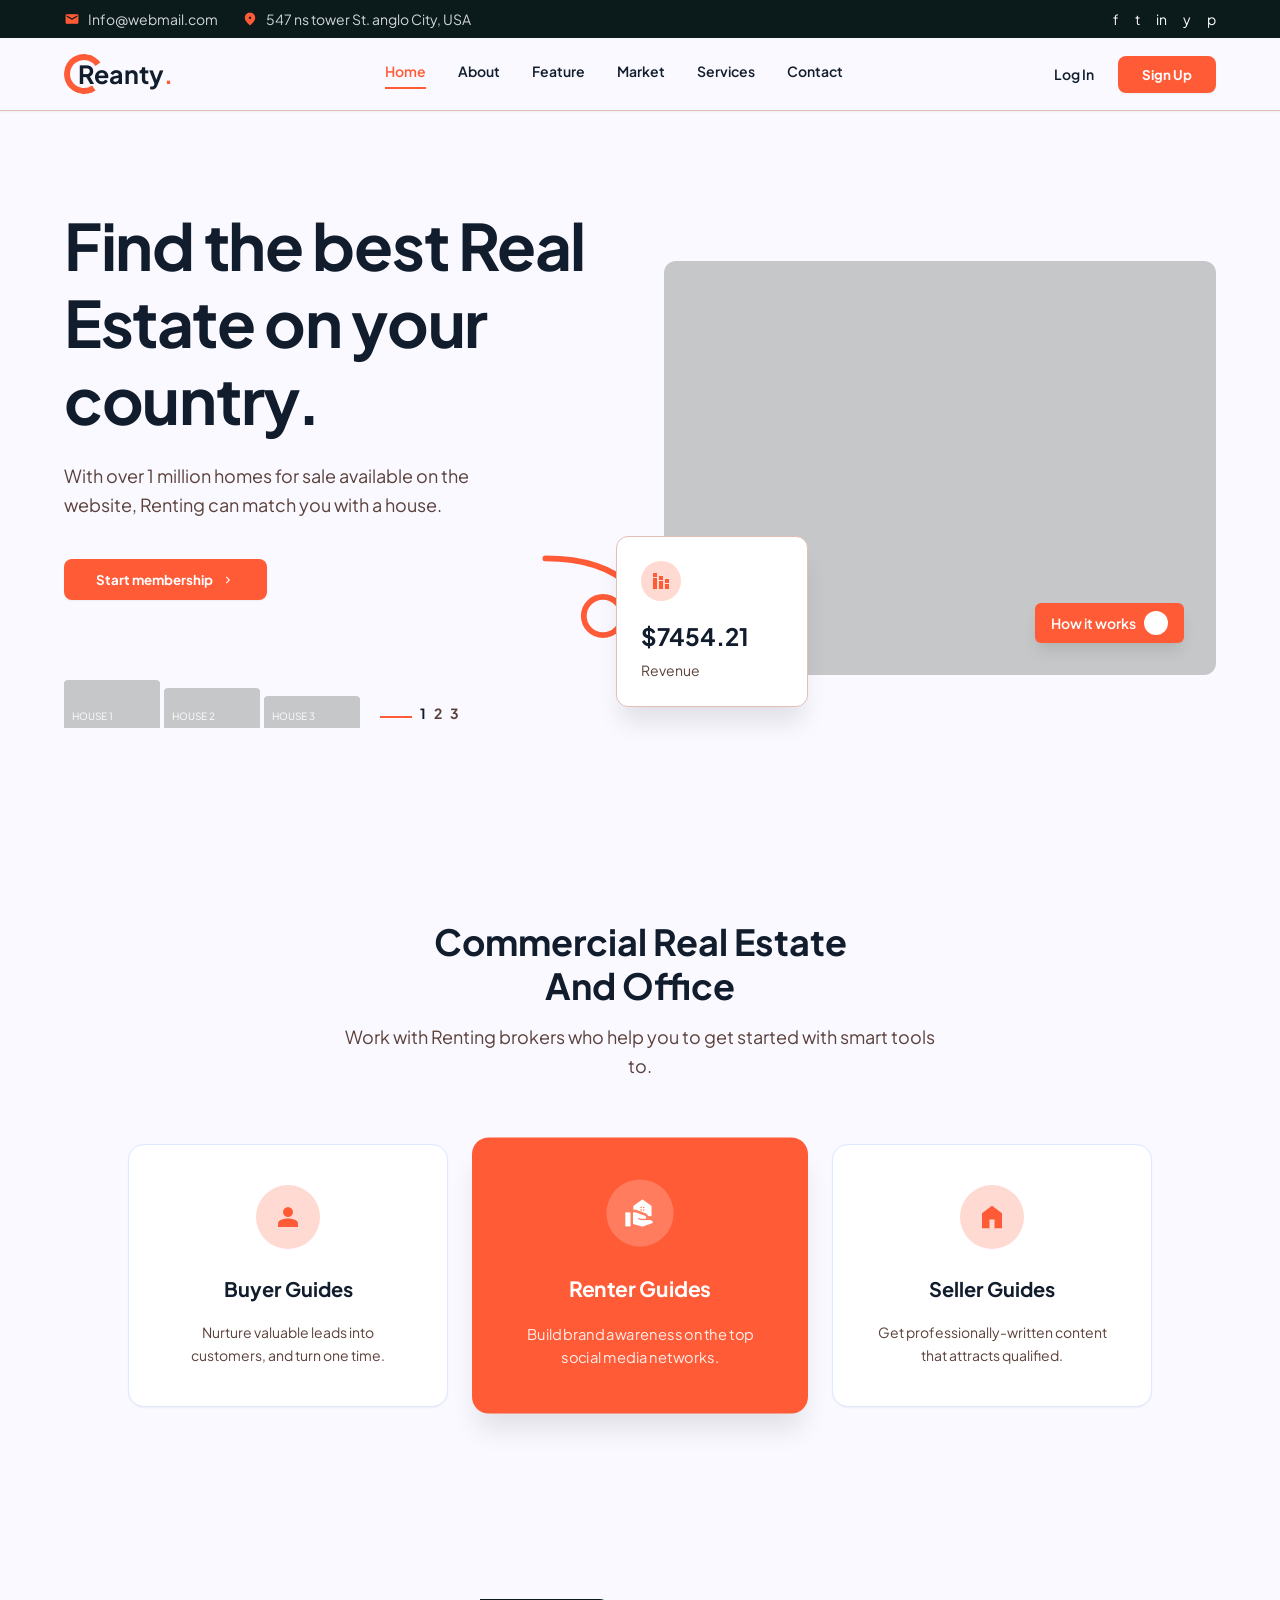
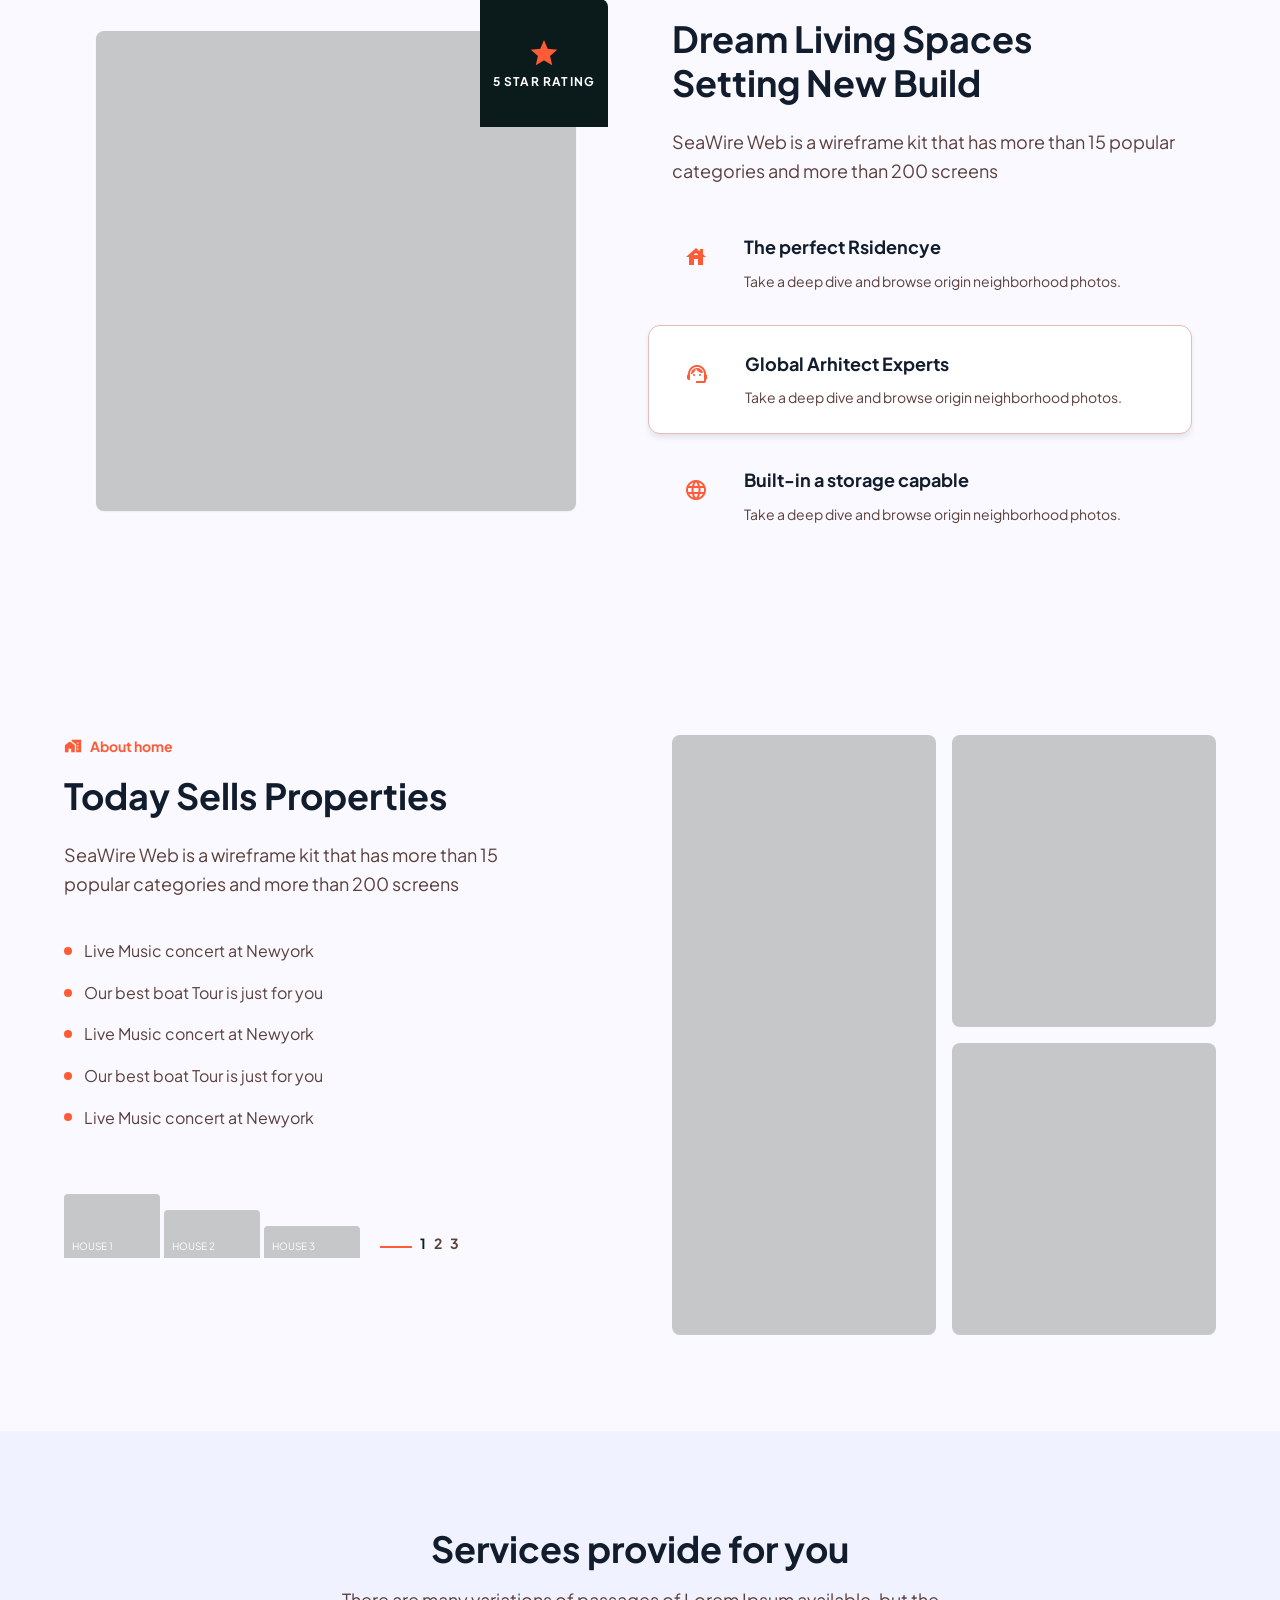
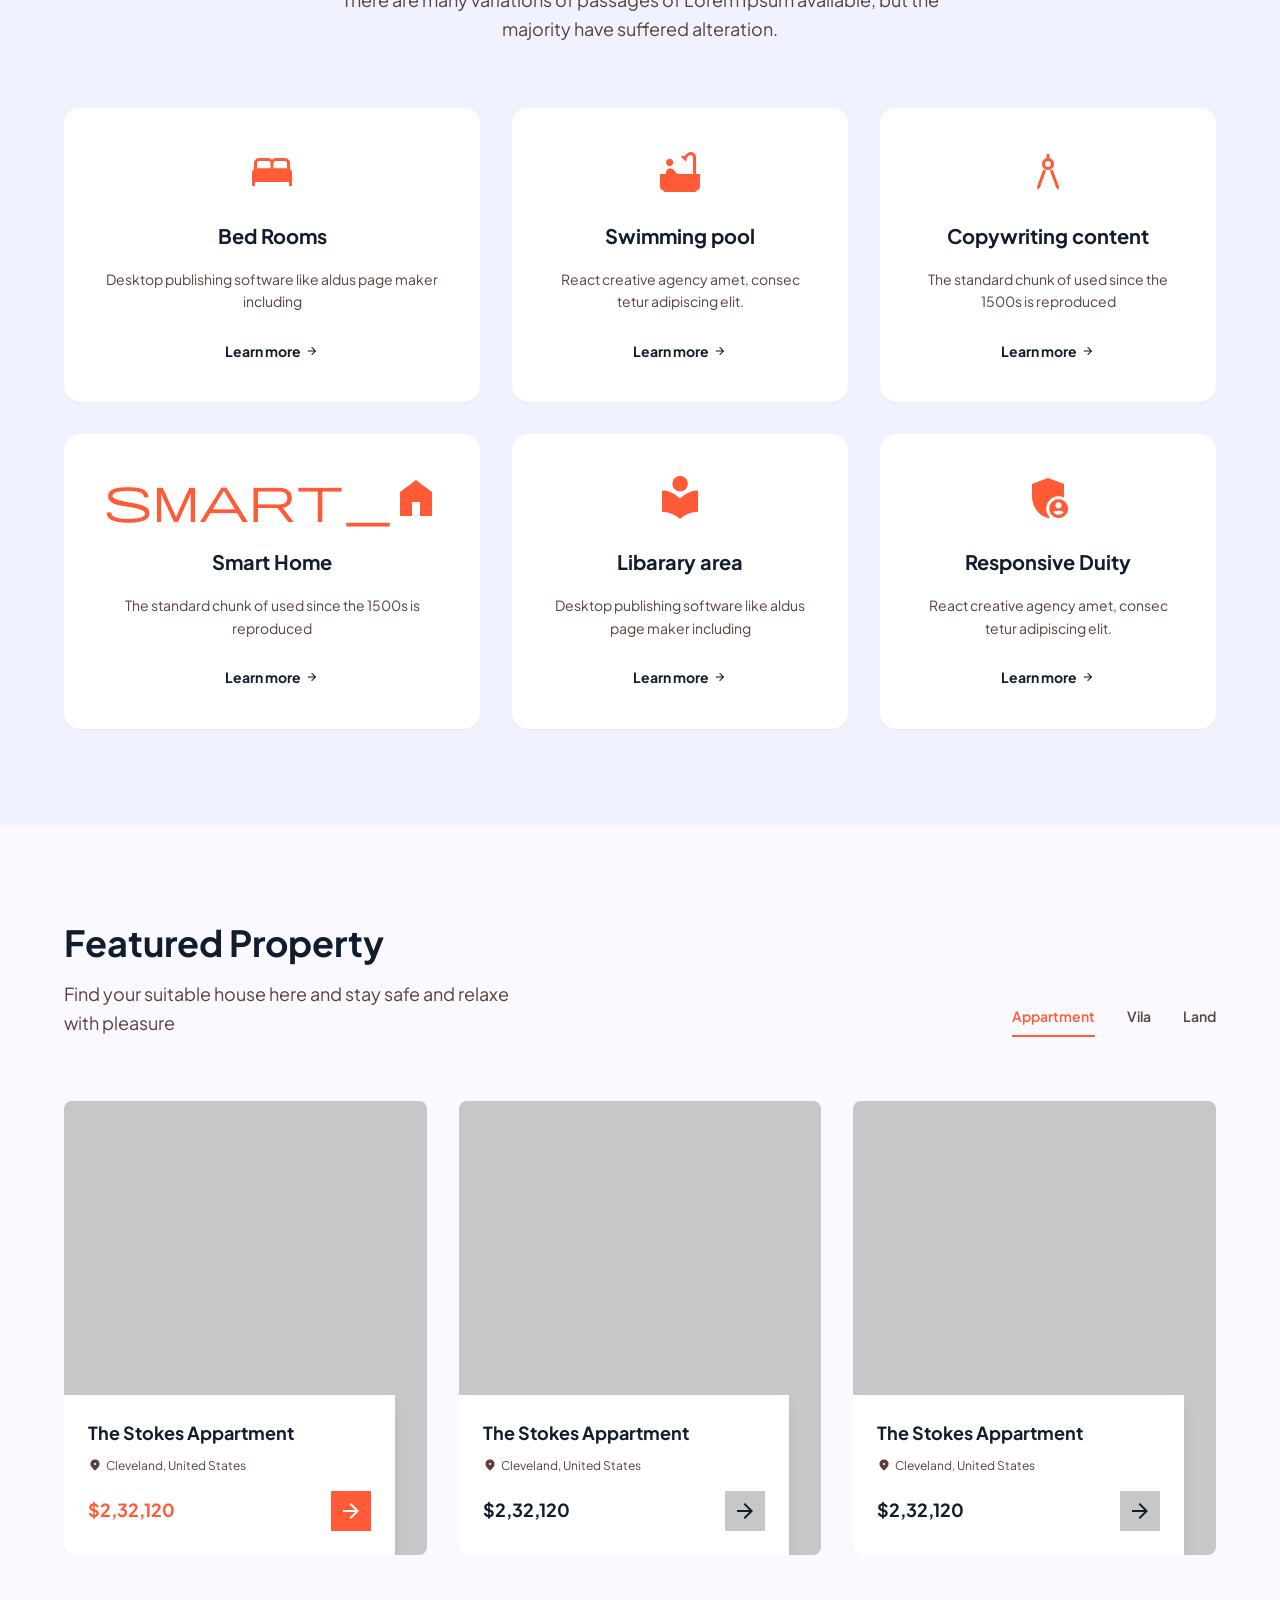
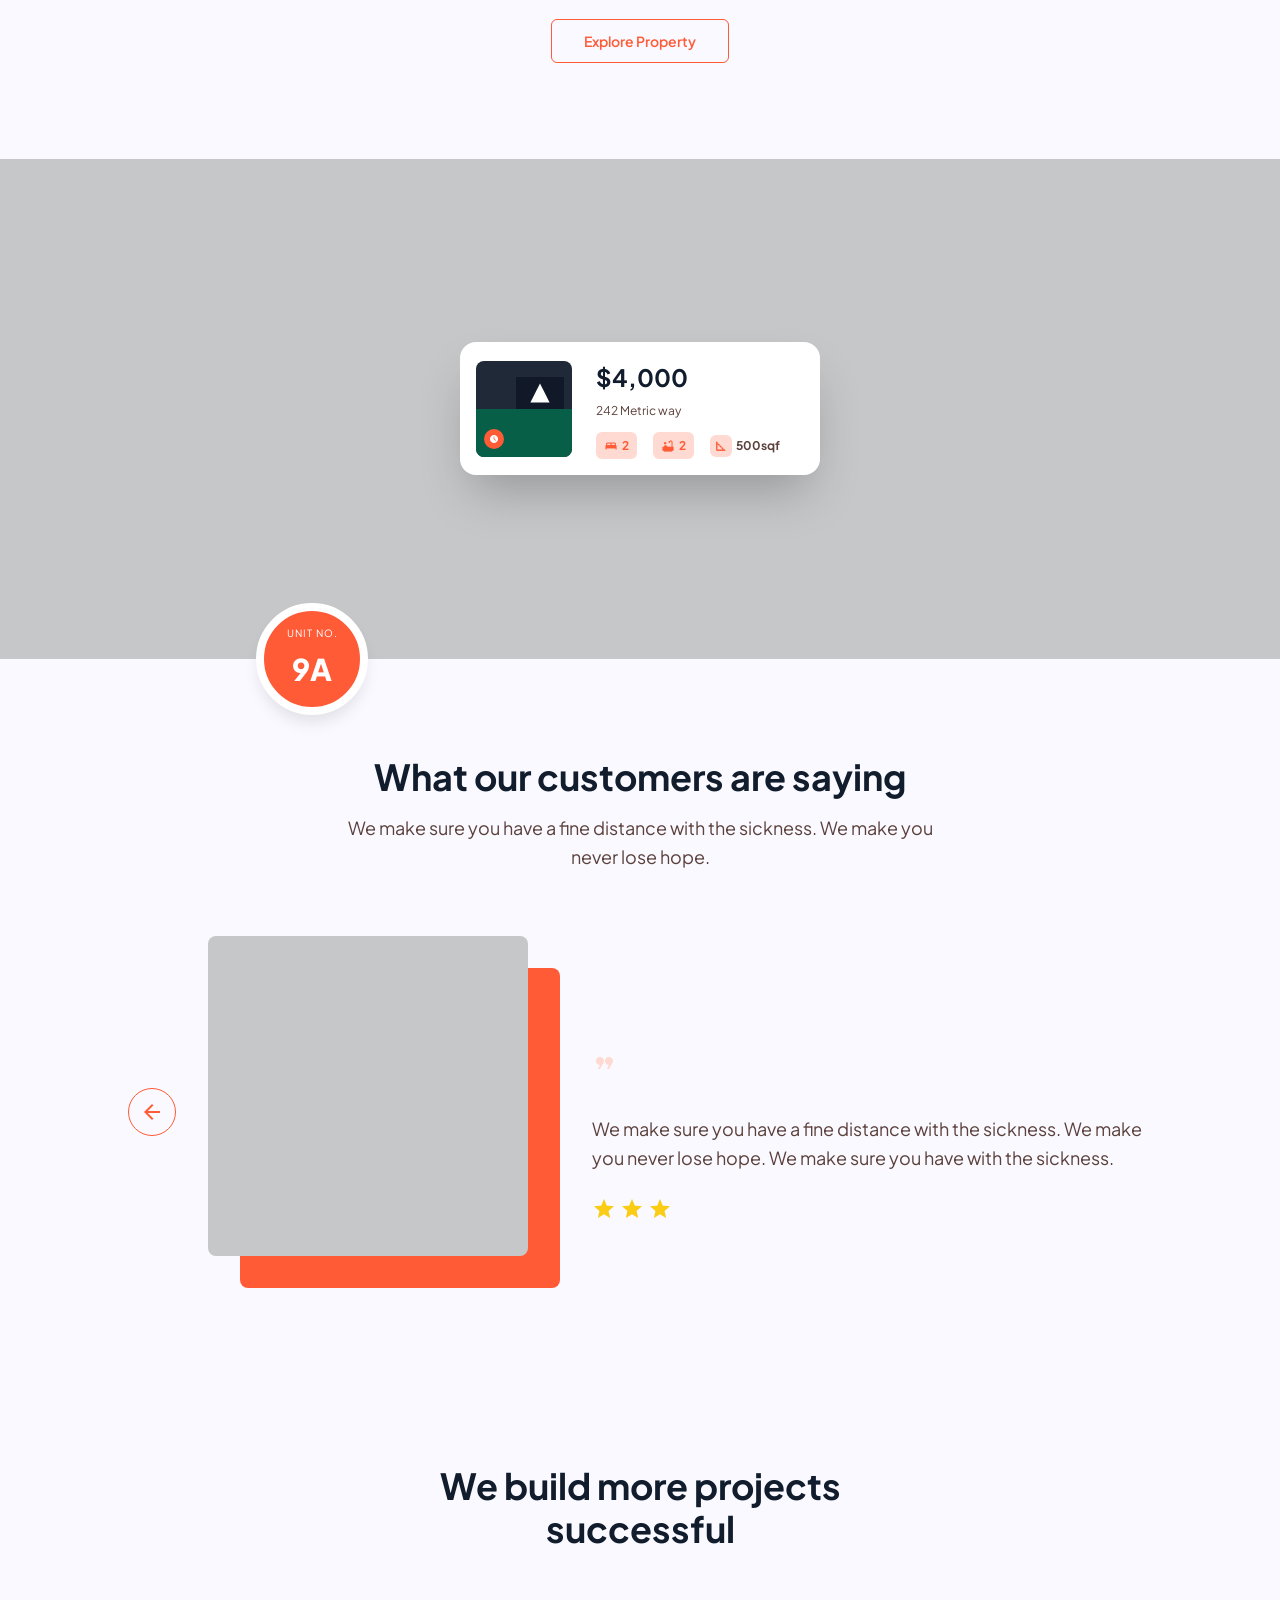
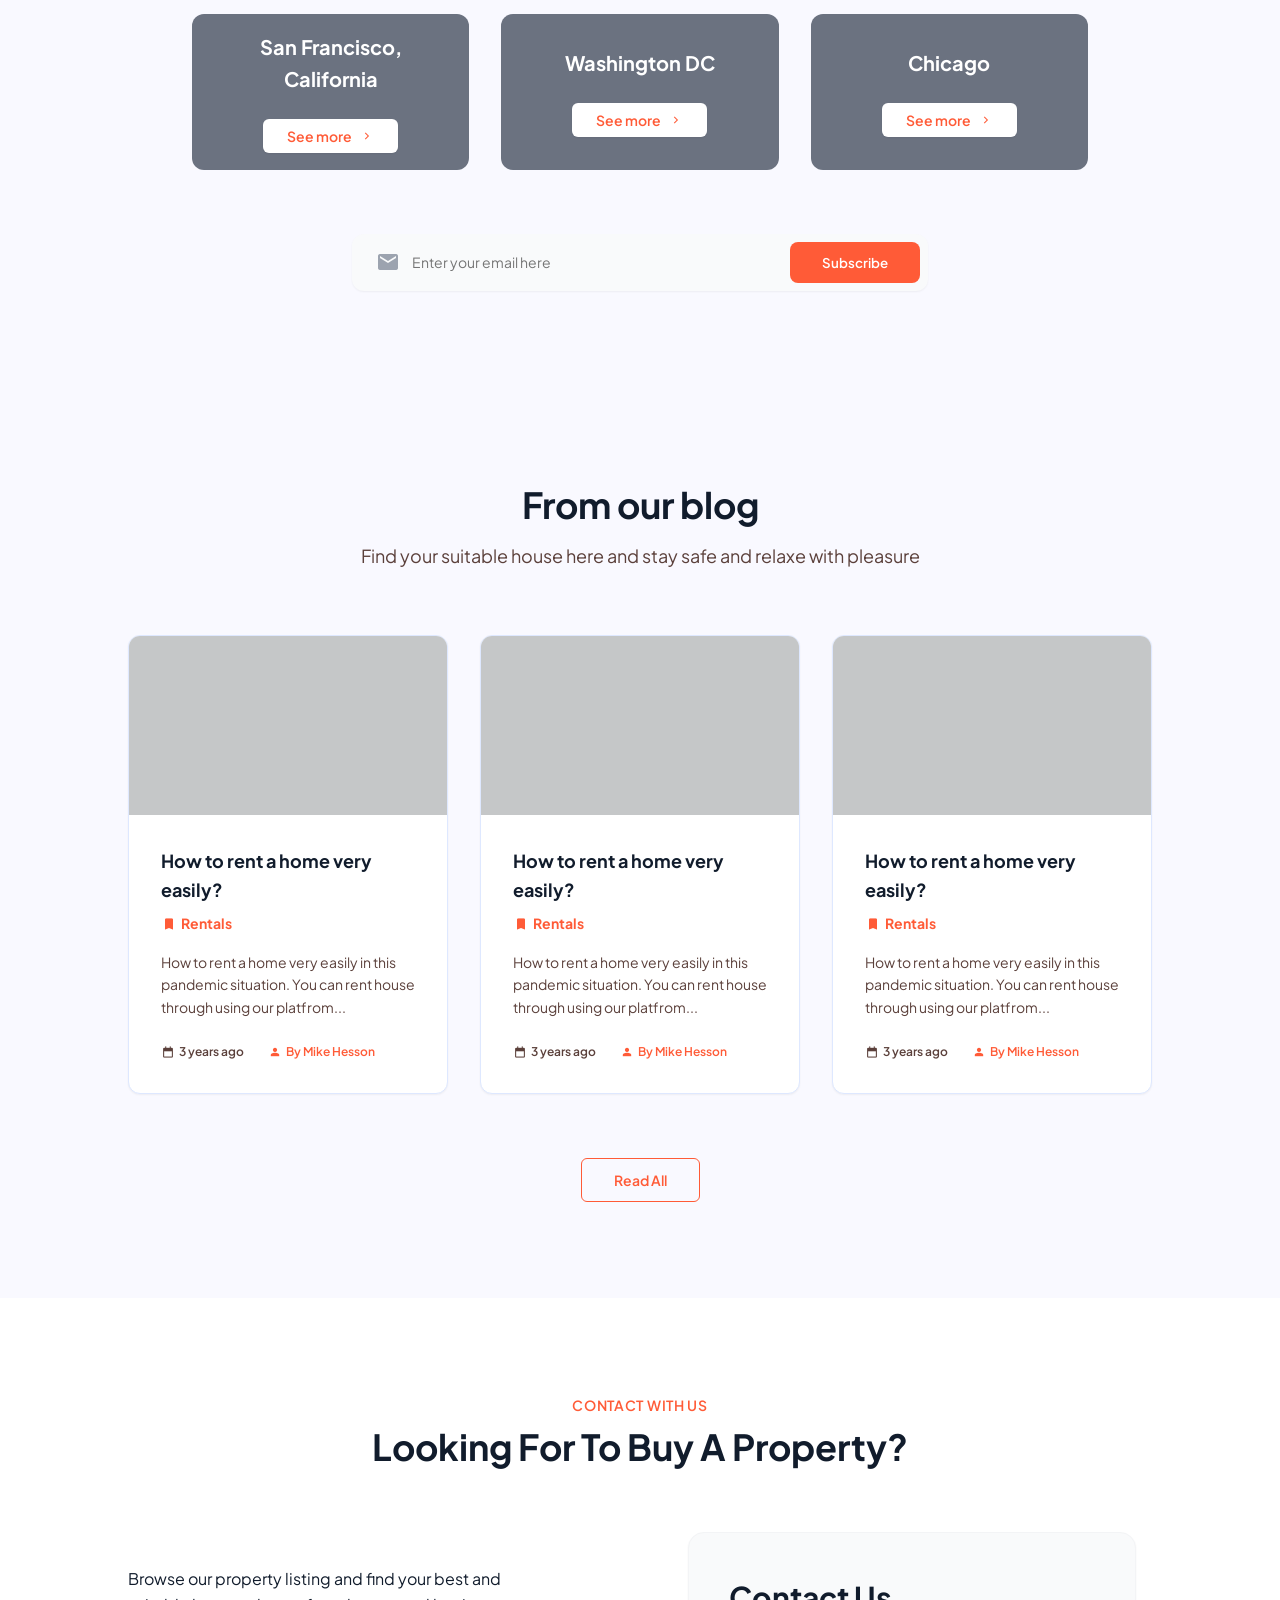
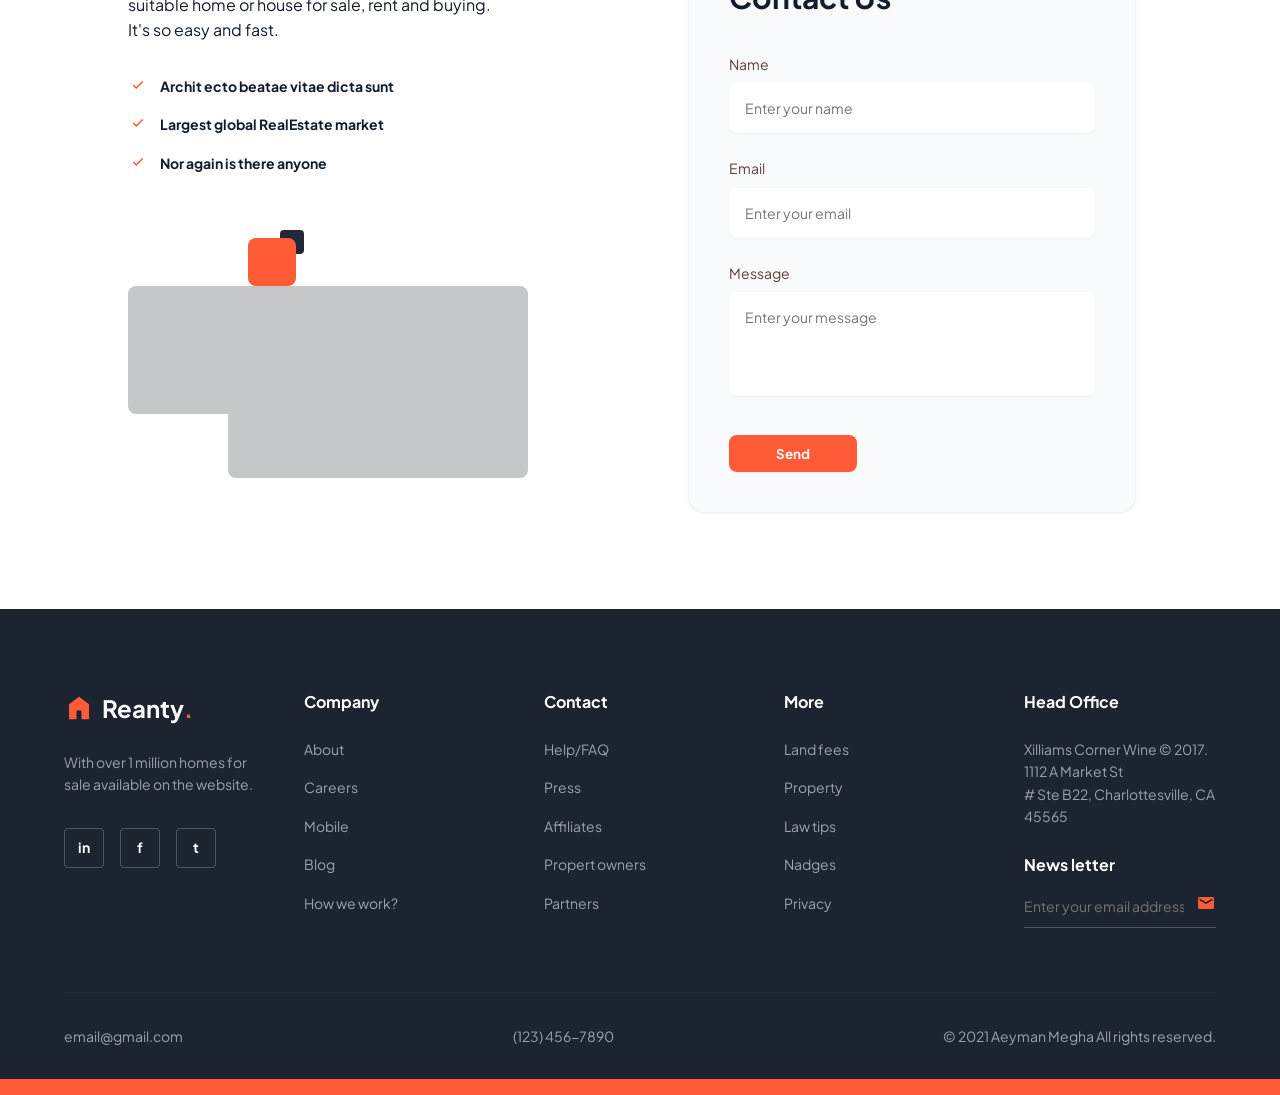
<file: index.html>
<!DOCTYPE html>

<html lang="en">

<head>
    <meta charset="utf-8" />
    <meta content="width=device-width, initial-scale=1.0" name="viewport" />
    <title>Canvas - Intelligent Infinite Creativity</title>
    <link href="https://fonts.googleapis.com/css2?family=Plus+Jakarta+Sans:wght@400;500;600;700&amp;display=swap"
        rel="stylesheet" />
    <link
        href="https://fonts.googleapis.com/css2?family=Material+Symbols+Outlined:wght,FILL@100..700,0..1&amp;display=swap"
        rel="stylesheet" />
    <link href="style.css" rel="stylesheet" />
</head>

<body>
    <!-- Top Bar -->
    <div class="top-bar">
        <div class="container">
            <div class="top-bar-info">
                <div class="top-bar-item">
                    <span class="material-symbols-outlined text-primary" style="font-size: 16px;">mail</span>
                    <span>Info@webmail.com</span>
                </div>
                <div class="top-bar-item">
                    <span class="material-symbols-outlined text-primary" style="font-size: 16px;">location_on</span>
                    <span>547 ns tower St. anglo City, USA</span>
                </div>
            </div>
            <div class="top-bar-social">
                <a href="#">f</a>
                <a href="#">t</a>
                <a href="#">in</a>
                <a href="#">y</a>
                <a href="#">p</a>
            </div>
        </div>
    </div>
    <!-- Main NavBar -->
    <nav class="navbar">
        <div class="container">
            <div class="logo">
                <div class="logo-icon">
                </div>
                <div class="logo-text">Reanty</div>
                <span class="text-primary">.</span>
            </div>
            <div class="nav-links">
                <a class="nav-link active" href="#">Home</a>
                <a class="nav-link" href="#">About</a>
                <a class="nav-link" href="#">Feature</a>
                <a class="nav-link" href="#">Market</a>
                <a class="nav-link" href="#">Services</a>
                <a class="nav-link" href="#">Contact</a>
            </div>
            <div class="nav-actions">
                <a href="#">Log In</a>
                <button class="btn-primary">Sign Up</button>
            </div>
        </div>
    </nav>
    <main>
        <!-- 1. Hero Section -->
        <section class="hero">
            <div class="container">
                <div class="hero-content">
                    <h1 class="hero-title">
                        Find the best Real Estate on your country<span style="color: var(--on-surface);">.</span>
                    </h1>
                    <svg class="hero-arrow" fill="none" stroke="currentColor" stroke-linecap="round"
                        stroke-linejoin="round" stroke-width="3" viewbox="0 0 100 100">
                        <path d="M 20 20 Q 80 20 80 80"></path>
                        <path d="M 60 80 L 80 80 L 80 60"></path>
                        <circle cx="50" cy="50" fill="none" r="10" stroke="currentColor" stroke-width="3"></circle>
                    </svg>
                    <p class="hero-desc">
                        With over 1 million homes for sale available on the website, Renting can match you with a house.
                    </p>
                    <button class="btn-primary btn-icon" style="padding: 12px 32px;">
                        Start membership <span class="material-symbols-outlined"
                            style="font-size: 14px;">chevron_right</span>
                    </button>
                    <div class="house-tabs">
                        <div class="house-tab house-tab-1"><span>HOUSE 1</span></div>
                        <div class="house-tab house-tab-2"><span>HOUSE 2</span></div>
                        <div class="house-tab house-tab-3"><span>HOUSE 3</span></div>
                        <div class="house-nav">
                            <span class="house-line"></span>
                            <span class="active">1</span>
                            <span>2</span>
                            <span>3</span>
                        </div>
                    </div>
                </div>
                <div class="hero-image">
                    <div class="hero-img-box">
                        <div class="hero-video-btn">
                            <span>How it works</span>
                            <div class="hero-video-icon">
                                <span class="material-symbols-outlined">play_arrow</span>
                            </div>
                        </div>
                    </div>
                    <div class="hero-card">
                        <div class="hero-card-icon">
                            <span class="material-symbols-outlined">stacked_bar_chart</span>
                        </div>
                        <div class="hero-card-val">$7454.21</div>
                        <div class="hero-card-label">Revenue</div>
                    </div>
                </div>
            </div>
        </section>
        <!-- 2. Core Features -->
        <section>
            <div class="container">
                <div class="section-header">
                    <h2 class="section-title">Commercial Real Estate<br />And Office</h2>
                    <p class="section-desc">Work with Renting brokers who help you to get started with smart tools to.
                    </p>
                </div>
                <div class="features-grid">
                    <div class="feature-card">
                        <div class="feature-icon"><span class="material-symbols-outlined"
                                style="font-size: 30px;">person</span></div>
                        <h3 class="feature-title">Buyer Guides</h3>
                        <p class="feature-desc">Nurture valuable leads into customers, and turn one time.</p>
                    </div>
                    <div class="feature-card highlight">
                        <div class="feature-icon"><span class="material-symbols-outlined"
                                style="font-size: 30px;">real_estate_agent</span></div>
                        <h3 class="feature-title">Renter Guides</h3>
                        <p class="feature-desc">Build brand awareness on the top social media networks.</p>
                    </div>
                    <div class="feature-card">
                        <div class="feature-icon"><span class="material-symbols-outlined"
                                style="font-size: 30px;">home</span></div>
                        <h3 class="feature-title">Seller Guides</h3>
                        <p class="feature-desc">Get professionally-written content that attracts qualified.</p>
                    </div>
                </div>
            </div>
        </section>
        <!-- 3. About -->
        <section class="about">
            <div class="container">
                <div class="about-image">
                    <div class="about-img-inner"></div>
                    <div class="about-badge">
                        <span class="material-symbols-outlined icon">star</span>
                        <span class="text">5 Star Rating</span>
                    </div>
                </div>
                <div class="about-content">
                    <h2 class="section-title" style="text-align: left; margin-bottom: 24px;">Dream Living
                        Spaces<br />Setting New Build</h2>
                    <p class="section-desc" style="text-align: left; margin: 0 0 48px 0; max-width: none;">SeaWire Web
                        is a wireframe kit that has more than 15 popular categories and more than 200 screens</p>
                    <div class="about-list">
                        <div class="about-item">
                            <div class="about-item-icon"><span class="material-symbols-outlined">house</span></div>
                            <div>
                                <h4 class="about-item-title">The perfect Rsidencye</h4>
                                <p class="about-item-desc">Take a deep dive and browse origin neighborhood photos.</p>
                            </div>
                        </div>
                        <div class="about-item highlight">
                            <div class="about-item-icon"><span class="material-symbols-outlined">support_agent</span>
                            </div>
                            <div>
                                <h4 class="about-item-title">Global Arhitect Experts</h4>
                                <p class="about-item-desc">Take a deep dive and browse origin neighborhood photos.</p>
                            </div>
                        </div>
                        <div class="about-item">
                            <div class="about-item-icon"><span class="material-symbols-outlined">language</span></div>
                            <div>
                                <h4 class="about-item-title">Built-in a storage capable</h4>
                                <p class="about-item-desc">Take a deep dive and browse origin neighborhood photos.</p>
                            </div>
                        </div>
                    </div>
                </div>
            </div>
        </section>
        <!-- 4. Today's Sells -->
        <section class="sells">
            <div class="container">
                <div class="sells-content">
                    <div class="sells-label">
                        <span class="material-symbols-outlined" style="font-size: 18px;">home_work</span>
                        <span>About home</span>
                    </div>
                    <h2 class="section-title" style="text-align: left; margin-bottom: 24px;">Today Sells Properties</h2>
                    <p class="section-desc" style="text-align: left; margin: 0 0 40px 0; max-width: 450px;">SeaWire Web
                        is a wireframe kit that has more than 15 popular categories and more than 200 screens</p>
                    <ul class="sells-list">
                        <li><span class="sells-bullet"></span>Live Music concert at Newyork</li>
                        <li><span class="sells-bullet"></span>Our best boat Tour is just for you</li>
                        <li><span class="sells-bullet"></span>Live Music concert at Newyork</li>
                        <li><span class="sells-bullet"></span>Our best boat Tour is just for you</li>
                        <li><span class="sells-bullet"></span>Live Music concert at Newyork</li>
                    </ul>
                    <div class="house-tabs" style="margin-top: 0;">
                        <div class="house-tab house-tab-1" style="height: 64px;"><span>HOUSE 1</span></div>
                        <div class="house-tab house-tab-2" style="height: 48px; margin-top: 16px;"><span>HOUSE 2</span>
                        </div>
                        <div class="house-tab house-tab-3" style="height: 32px; margin-top: 32px;"><span>HOUSE 3</span>
                        </div>
                        <div class="house-nav">
                            <span class="house-line"></span>
                            <span class="active">1</span>
                            <span>2</span>
                            <span>3</span>
                        </div>
                    </div>
                </div>
                <div class="sells-gallery">
                    <div class="sells-col-1"></div>
                    <div class="sells-col-2">
                        <div></div>
                        <div></div>
                    </div>
                </div>
            </div>
        </section>
        <!-- 5. Services -->
        <section class="services">
            <div class="container">
                <div class="section-header">
                    <h2 class="section-title">Services provide for you</h2>
                    <p class="section-desc">There are many variations of passages of Lorem Ipsum available, but the
                        majority have suffered alteration.</p>
                </div>
                <div class="services-grid">
                    <div class="service-card">
                        <span class="material-symbols-outlined service-icon">bed</span>
                        <h3 class="service-title">Bed Rooms</h3>
                        <p class="service-desc">Desktop publishing software like aldus page maker including</p>
                        <a class="service-link" href="#">Learn more <span class="material-symbols-outlined"
                                style="font-size: 14px;">arrow_forward</span></a>
                    </div>
                    <div class="service-card">
                        <span class="material-symbols-outlined service-icon">bathtub</span>
                        <h3 class="service-title">Swimming pool</h3>
                        <p class="service-desc">React creative agency amet, consec tetur adipiscing elit.</p>
                        <a class="service-link" href="#">Learn more <span class="material-symbols-outlined"
                                style="font-size: 14px;">arrow_forward</span></a>
                    </div>
                    <div class="service-card">
                        <span class="material-symbols-outlined service-icon">architecture</span>
                        <h3 class="service-title">Copywriting content</h3>
                        <p class="service-desc">The standard chunk of used since the 1500s is reproduced</p>
                        <a class="service-link" href="#">Learn more <span class="material-symbols-outlined"
                                style="font-size: 14px;">arrow_forward</span></a>
                    </div>
                    <div class="service-card">
                        <span class="material-symbols-outlined service-icon">smart_home</span>
                        <h3 class="service-title">Smart Home</h3>
                        <p class="service-desc">The standard chunk of used since the 1500s is reproduced</p>
                        <a class="service-link" href="#">Learn more <span class="material-symbols-outlined"
                                style="font-size: 14px;">arrow_forward</span></a>
                    </div>
                    <div class="service-card">
                        <span class="material-symbols-outlined service-icon">local_library</span>
                        <h3 class="service-title">Libarary area</h3>
                        <p class="service-desc">Desktop publishing software like aldus page maker including</p>
                        <a class="service-link" href="#">Learn more <span class="material-symbols-outlined"
                                style="font-size: 14px;">arrow_forward</span></a>
                    </div>
                    <div class="service-card">
                        <span class="material-symbols-outlined service-icon">admin_panel_settings</span>
                        <h3 class="service-title">Responsive Duity</h3>
                        <p class="service-desc">React creative agency amet, consec tetur adipiscing elit.</p>
                        <a class="service-link" href="#">Learn more <span class="material-symbols-outlined"
                                style="font-size: 14px;">arrow_forward</span></a>
                    </div>
                </div>
            </div>
        </section>
        <!-- 6. Featured Property -->
        <section>
            <div class="container">
                <div class="featured-header">
                    <div>
                        <h2 class="section-title" style="text-align: left; margin-bottom: 16px;">Featured Property</h2>
                        <p class="section-desc" style="text-align: left; margin: 0; max-width: 450px;">Find your
                            suitable house here and stay safe and relaxe with pleasure</p>
                    </div>
                    <div class="featured-tabs">
                        <a class="featured-tab active" href="#">Appartment</a>
                        <a class="featured-tab" href="#">Vila</a>
                        <a class="featured-tab" href="#">Land</a>
                    </div>
                </div>
                <div class="prop-grid">
                    <div class="prop-card">
                        <div class="prop-info hover-up">
                            <h3 class="prop-title">The Stokes Appartment</h3>
                            <div class="prop-loc">
                                <span class="material-symbols-outlined" style="font-size: 14px;">location_on</span>
                                Cleveland, United States
                            </div>
                            <div class="prop-bot">
                                <span class="prop-price highlight">$2,32,120</span>
                                <button class="prop-btn primary"><span
                                        class="material-symbols-outlined">arrow_forward</span></button>
                            </div>
                        </div>
                    </div>
                    <div class="prop-card">
                        <div class="prop-info">
                            <h3 class="prop-title">The Stokes Appartment</h3>
                            <div class="prop-loc">
                                <span class="material-symbols-outlined" style="font-size: 14px;">location_on</span>
                                Cleveland, United States
                            </div>
                            <div class="prop-bot">
                                <span class="prop-price">$2,32,120</span>
                                <button class="prop-btn secondary"><span
                                        class="material-symbols-outlined">arrow_forward</span></button>
                            </div>
                        </div>
                    </div>
                    <div class="prop-card">
                        <div class="prop-info">
                            <h3 class="prop-title">The Stokes Appartment</h3>
                            <div class="prop-loc">
                                <span class="material-symbols-outlined" style="font-size: 14px;">location_on</span>
                                Cleveland, United States
                            </div>
                            <div class="prop-bot">
                                <span class="prop-price">$2,32,120</span>
                                <button class="prop-btn secondary"><span
                                        class="material-symbols-outlined">arrow_forward</span></button>
                            </div>
                        </div>
                    </div>
                </div>
                <div class="text-center">
                    <button class="btn-outline">Explore Property</button>
                </div>
            </div>
        </section>
        <!-- 7. Unit Detail -->
        <section class="unit-detail">
            <div class="unit-card">
                <div class="unit-img">
                    <div class="unit-img-shape1"></div>
                    <div class="unit-img-shape2">
                        <svg style="width:100%;height:100%;" viewbox="0 0 100 100" xmlns="http://www.w3.org/2000/svg">
                            <path d="M50 20 L20 80 L80 80 Z" fill="#fff"></path>
                        </svg>
                    </div>
                    <div class="unit-img-icon">
                        <span class="material-symbols-outlined" style="font-size: 10px;">schedule</span>
                    </div>
                </div>
                <div class="unit-info">
                    <div class="unit-price">$4,000</div>
                    <div class="unit-addr">242 Metric way</div>
                    <div class="unit-stats">
                        <div class="unit-stat">
                            <span class="material-symbols-outlined" style="font-size: 14px;">bed</span> 2
                        </div>
                        <div class="unit-stat">
                            <span class="material-symbols-outlined" style="font-size: 14px;">bathtub</span> 2
                        </div>
                        <div class="unit-stat-txt">
                            <div class="unit-stat-icon-bg"><span class="material-symbols-outlined"
                                    style="font-size: 14px;">square_foot</span></div> 500sqf
                        </div>
                    </div>
                </div>
            </div>
            <div class="unit-badge">
                <span class="unit-badge-label">UNIT NO.</span>
                <span class="unit-badge-val">9A</span>
            </div>
        </section>
        <!-- 8. Testimonials -->
        <section class="testi">
            <div class="container">
                <h2 class="section-title">What our customers are saying</h2>
                <p class="section-desc" style="margin-bottom: 80px;">We make sure you have a fine distance with the
                    sickness. We make you never lose hope.</p>
                <div class="testi-wrap">
                    <button class="btn-prev">
                        <span class="material-symbols-outlined">arrow_back</span>
                    </button>
                    <div class="testi-content">
                        <div class="testi-img-wrap">
                            <div class="testi-img-1"></div>
                            <div class="testi-img-2"></div>
                        </div>
                        <div>
                            <div class="testi-quote-icon"><span class="material-symbols-outlined">format_quote</span>
                            </div>
                            <p class="testi-text">
                                We make sure you have a fine distance with the sickness. We make you never lose hope. We
                                make sure you have with the sickness.
                            </p>
                            <div class="testi-stars">
                                <span class="material-symbols-outlined">star</span>
                                <span class="material-symbols-outlined">star</span>
                                <span class="material-symbols-outlined">star</span>
                            </div>
                        </div>
                    </div>
                </div>
            </div>
        </section>
        <!-- 9. Projects -->
        <section class="projects">
            <div class="container">
                <h2 class="section-title"
                    style="margin-bottom: 64px; max-width: 600px; margin-left: auto; margin-right: auto;">We build more
                    projects<br />successful</h2>
                <div class="proj-grid">
                    <div class="proj-card">
                        <h3 class="proj-title">San Francisco, California</h3>
                        <button class="btn-white">See more <span class="material-symbols-outlined"
                                style="font-size: 14px;">chevron_right</span></button>
                    </div>
                    <div class="proj-card">
                        <h3 class="proj-title">Washington DC</h3>
                        <button class="btn-white">See more <span class="material-symbols-outlined"
                                style="font-size: 14px;">chevron_right</span></button>
                    </div>
                    <div class="proj-card">
                        <h3 class="proj-title">Chicago</h3>
                        <button class="btn-white">See more <span class="material-symbols-outlined"
                                style="font-size: 14px;">chevron_right</span></button>
                    </div>
                </div>
                <div class="subscribe">
                    <div class="sub-input">
                        <span class="material-symbols-outlined" style="color: #9ca3af;">mail</span>
                        <input placeholder="Enter your email here" type="email" />
                    </div>
                    <button class="btn-sub">Subscribe</button>
                </div>
            </div>
        </section>
        <!-- 10. Blog -->
        <section style="text-align: center;">
            <div class="container">
                <h2 class="section-title">From our blog</h2>
                <p class="section-desc" style="margin-bottom: 64px;">Find your suitable house here and stay safe and
                    relaxe with pleasure</p>
                <div class="blog-grid">
                    <div class="blog-card">
                        <div class="blog-img"></div>
                        <div class="blog-content">
                            <h3 class="blog-title">How to rent a home very easily?</h3>
                            <div class="blog-tag"><span class="material-symbols-outlined"
                                    style="font-size: 16px;">bookmark</span> Rentals</div>
                            <p class="blog-desc">How to rent a home very easily in this pandemic situation. You can rent
                                house through using our platfrom...</p>
                            <div class="blog-meta">
                                <div class="blog-meta-item"><span class="material-symbols-outlined"
                                        style="font-size: 14px;">calendar_today</span> 3 years ago</div>
                                <div class="blog-meta-item blog-meta-author"><span class="material-symbols-outlined"
                                        style="font-size: 14px;">person</span> By Mike Hesson</div>
                            </div>
                        </div>
                    </div>
                    <div class="blog-card">
                        <div class="blog-img"></div>
                        <div class="blog-content">
                            <h3 class="blog-title">How to rent a home very easily?</h3>
                            <div class="blog-tag"><span class="material-symbols-outlined"
                                    style="font-size: 16px;">bookmark</span> Rentals</div>
                            <p class="blog-desc">How to rent a home very easily in this pandemic situation. You can rent
                                house through using our platfrom...</p>
                            <div class="blog-meta">
                                <div class="blog-meta-item"><span class="material-symbols-outlined"
                                        style="font-size: 14px;">calendar_today</span> 3 years ago</div>
                                <div class="blog-meta-item blog-meta-author"><span class="material-symbols-outlined"
                                        style="font-size: 14px;">person</span> By Mike Hesson</div>
                            </div>
                        </div>
                    </div>
                    <div class="blog-card">
                        <div class="blog-img"></div>
                        <div class="blog-content">
                            <h3 class="blog-title">How to rent a home very easily?</h3>
                            <div class="blog-tag"><span class="material-symbols-outlined"
                                    style="font-size: 16px;">bookmark</span> Rentals</div>
                            <p class="blog-desc">How to rent a home very easily in this pandemic situation. You can rent
                                house through using our platfrom...</p>
                            <div class="blog-meta">
                                <div class="blog-meta-item"><span class="material-symbols-outlined"
                                        style="font-size: 14px;">calendar_today</span> 3 years ago</div>
                                <div class="blog-meta-item blog-meta-author"><span class="material-symbols-outlined"
                                        style="font-size: 14px;">person</span> By Mike Hesson</div>
                            </div>
                        </div>
                    </div>
                </div>
                <button class="btn-outline">Read All</button>
            </div>
        </section>
        <!-- 11. Contact -->
        <section class="contact">
            <div class="container">
                <span class="contact-subtitle">Contact with us</span>
                <h2 class="section-title">Looking For To Buy A Property?</h2>
                <div class="contact-wrap">
                    <div class="contact-info">
                        <p class="contact-desc">Browse our property listing and find your best and suitable home or
                            house for sale, rent and buying. It's so easy and fast.</p>
                        <div class="contact-list">
                            <div class="contact-item">
                                <span class="material-symbols-outlined contact-item-icon">check</span>
                                <span class="contact-item-text">Archit ecto beatae vitae dicta sunt</span>
                            </div>
                            <div class="contact-item">
                                <span class="material-symbols-outlined contact-item-icon">check</span>
                                <span class="contact-item-text">Largest global RealEstate market</span>
                            </div>
                            <div class="contact-item">
                                <span class="material-symbols-outlined contact-item-icon">check</span>
                                <span class="contact-item-text">Nor again is there anyone</span>
                            </div>
                        </div>
                        <div class="contact-shape">
                            <div class="c-shape-1"></div>
                            <div class="c-shape-2"></div>
                            <div class="c-shape-3"></div>
                            <div class="c-shape-4"></div>
                        </div>
                    </div>
                    <div class="contact-form-wrap">
                        <div class="contact-form">
                            <h3>Contact Us</h3>
                            <form>
                                <div class="form-group">
                                    <label>Name</label>
                                    <input class="form-control" placeholder="Enter your name" type="text" />
                                </div>
                                <div class="form-group">
                                    <label>Email</label>
                                    <input class="form-control" placeholder="Enter your email" type="email" />
                                </div>
                                <div class="form-group">
                                    <label>Message</label>
                                    <textarea class="form-control" placeholder="Enter your message" rows="4"></textarea>
                                </div>
                                <button class="btn-primary btn-submit" type="submit">Send</button>
                            </form>
                        </div>
                    </div>
                </div>
            </div>
        </section>
    </main>
    <!-- 12. Footer -->
    <footer>
        <div class="container">
            <div class="footer-grid">
                <div class="footer-col-1">
                    <div class="footer-logo">
                        <span class="material-symbols-outlined icon">home</span>
                        Reanty<span class="text-primary">.</span>
                    </div>
                    <p class="footer-desc">With over 1 million homes for sale available on the website.</p>
                    <div class="footer-social">
                        <a href="#">in</a>
                        <a href="#">f</a>
                        <a href="#">t</a>
                    </div>
                </div>
                <div>
                    <h4 class="footer-title">Company</h4>
                    <div class="footer-links">
                        <a href="#">About</a>
                        <a href="#">Careers</a>
                        <a href="#">Mobile</a>
                        <a href="#">Blog</a>
                        <a href="#">How we work?</a>
                    </div>
                </div>
                <div>
                    <h4 class="footer-title">Contact</h4>
                    <div class="footer-links">
                        <a href="#">Help/FAQ</a>
                        <a href="#">Press</a>
                        <a href="#">Affiliates</a>
                        <a href="#">Propert owners</a>
                        <a href="#">Partners</a>
                    </div>
                </div>
                <div>
                    <h4 class="footer-title">More</h4>
                    <div class="footer-links">
                        <a href="#">Land fees</a>
                        <a href="#">Property</a>
                        <a href="#">Law tips</a>
                        <a href="#">Nadges</a>
                        <a href="#">Privacy</a>
                    </div>
                </div>
                <div>
                    <h4 class="footer-title">Head Office</h4>
                    <p class="footer-desc" style="margin-bottom: 24px;">Xilliams Corner Wine © 2017. 1112 A Market
                        St<br /># Ste B22, Charlottesville, CA 45565</p>
                    <h4 class="footer-title" style="margin-bottom: 16px;">News letter</h4>
                    <div class="footer-newsletter">
                        <input placeholder="Enter your email address" type="email" />
                        <button><span class="material-symbols-outlined" style="font-size: 20px;">mail</span></button>
                    </div>
                </div>
            </div>
            <div class="footer-bottom">
                <a href="mailto:email@gmail.com">email@gmail.com</a>
                <a href="tel:1234567890">(123) 456-7890</a>
                <p>© 2021 Aeyman Megha All rights reserved.</p>
            </div>
        </div>
        <div class="footer-bar"></div>
    </footer>
</body>

</html>
</file>
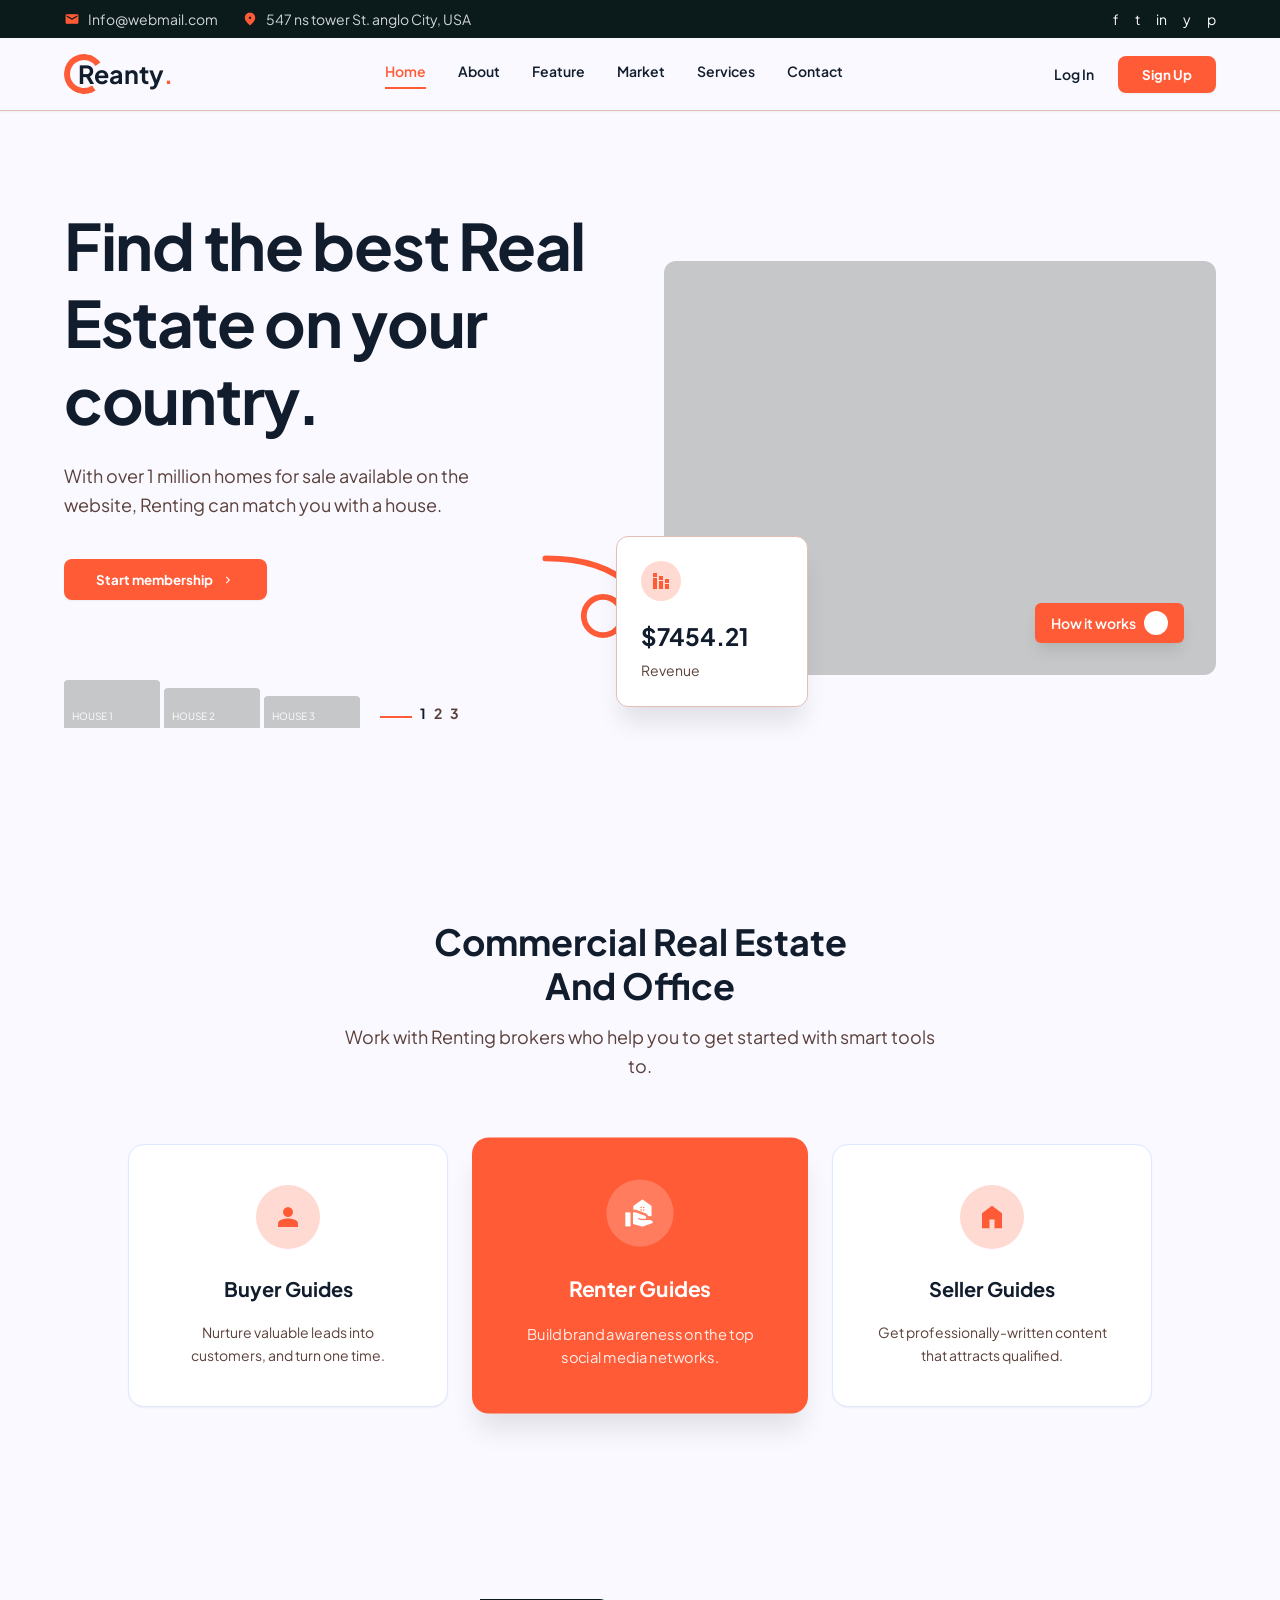
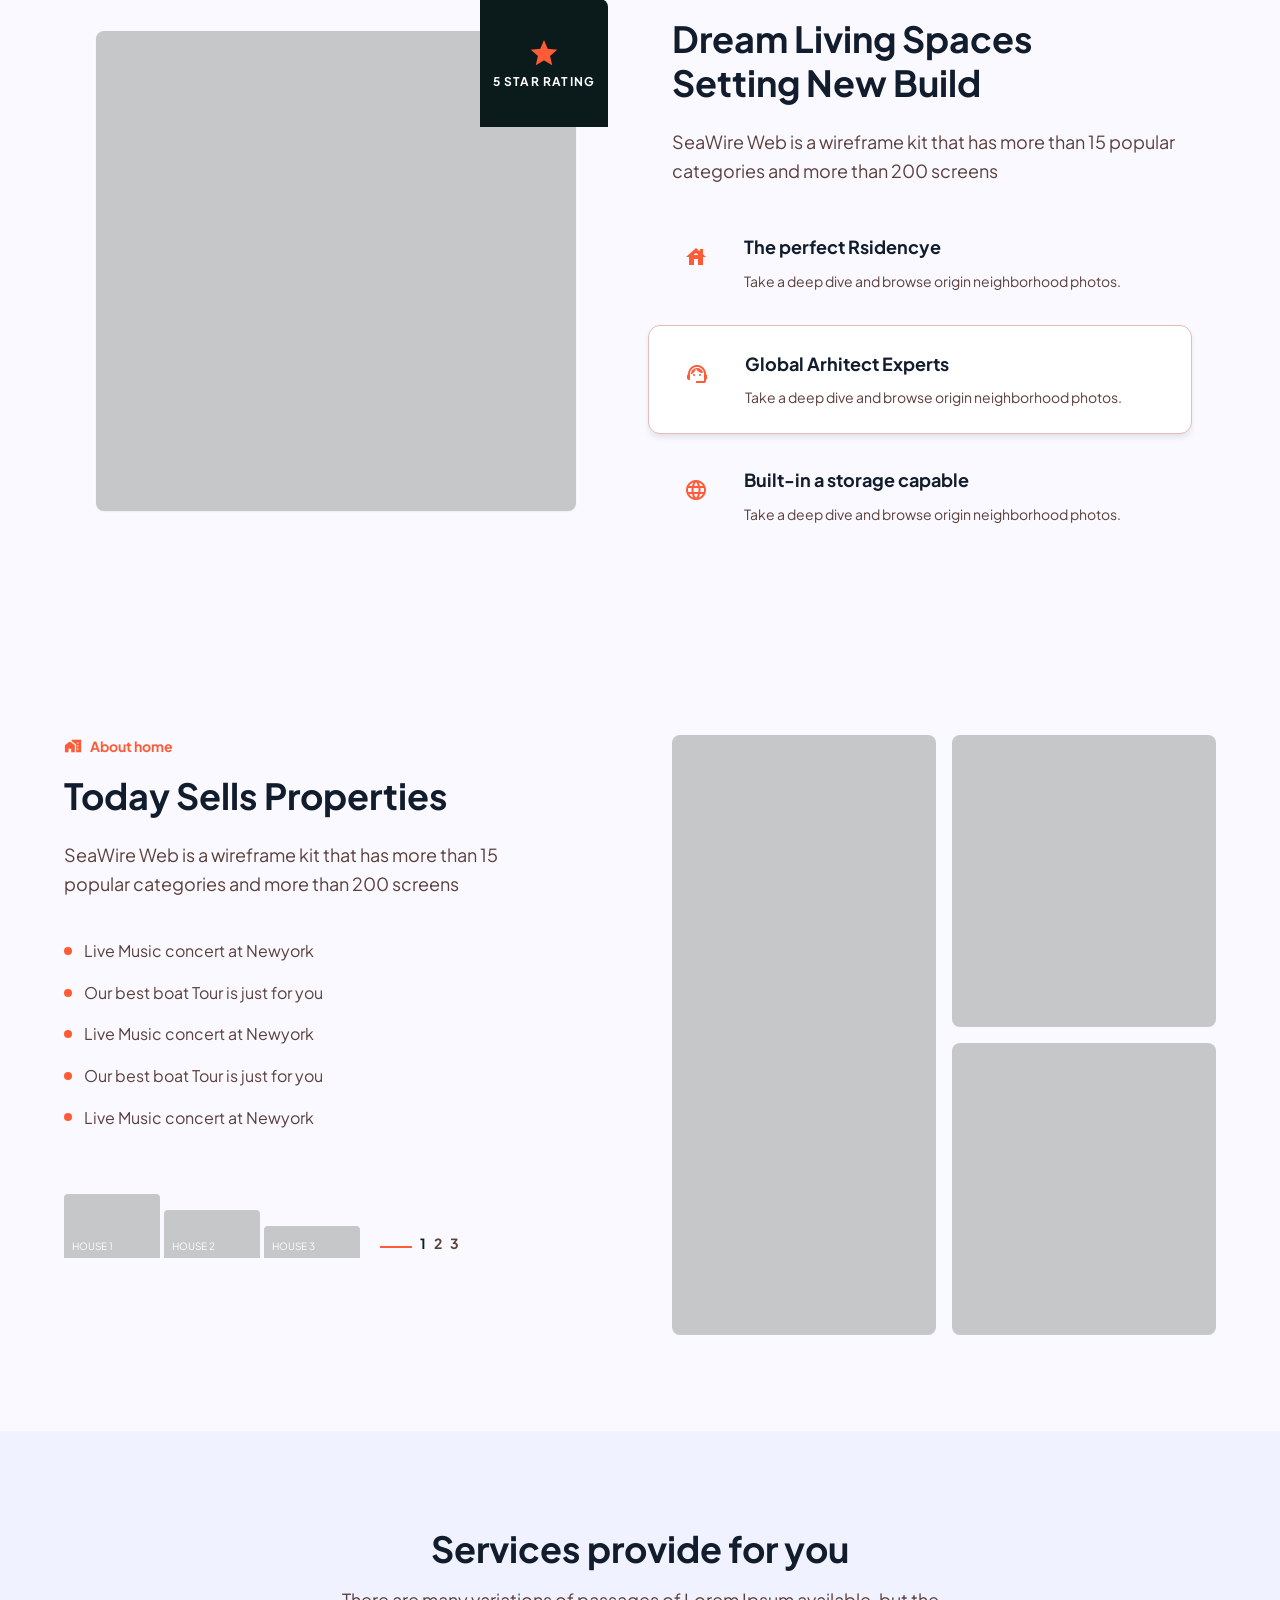
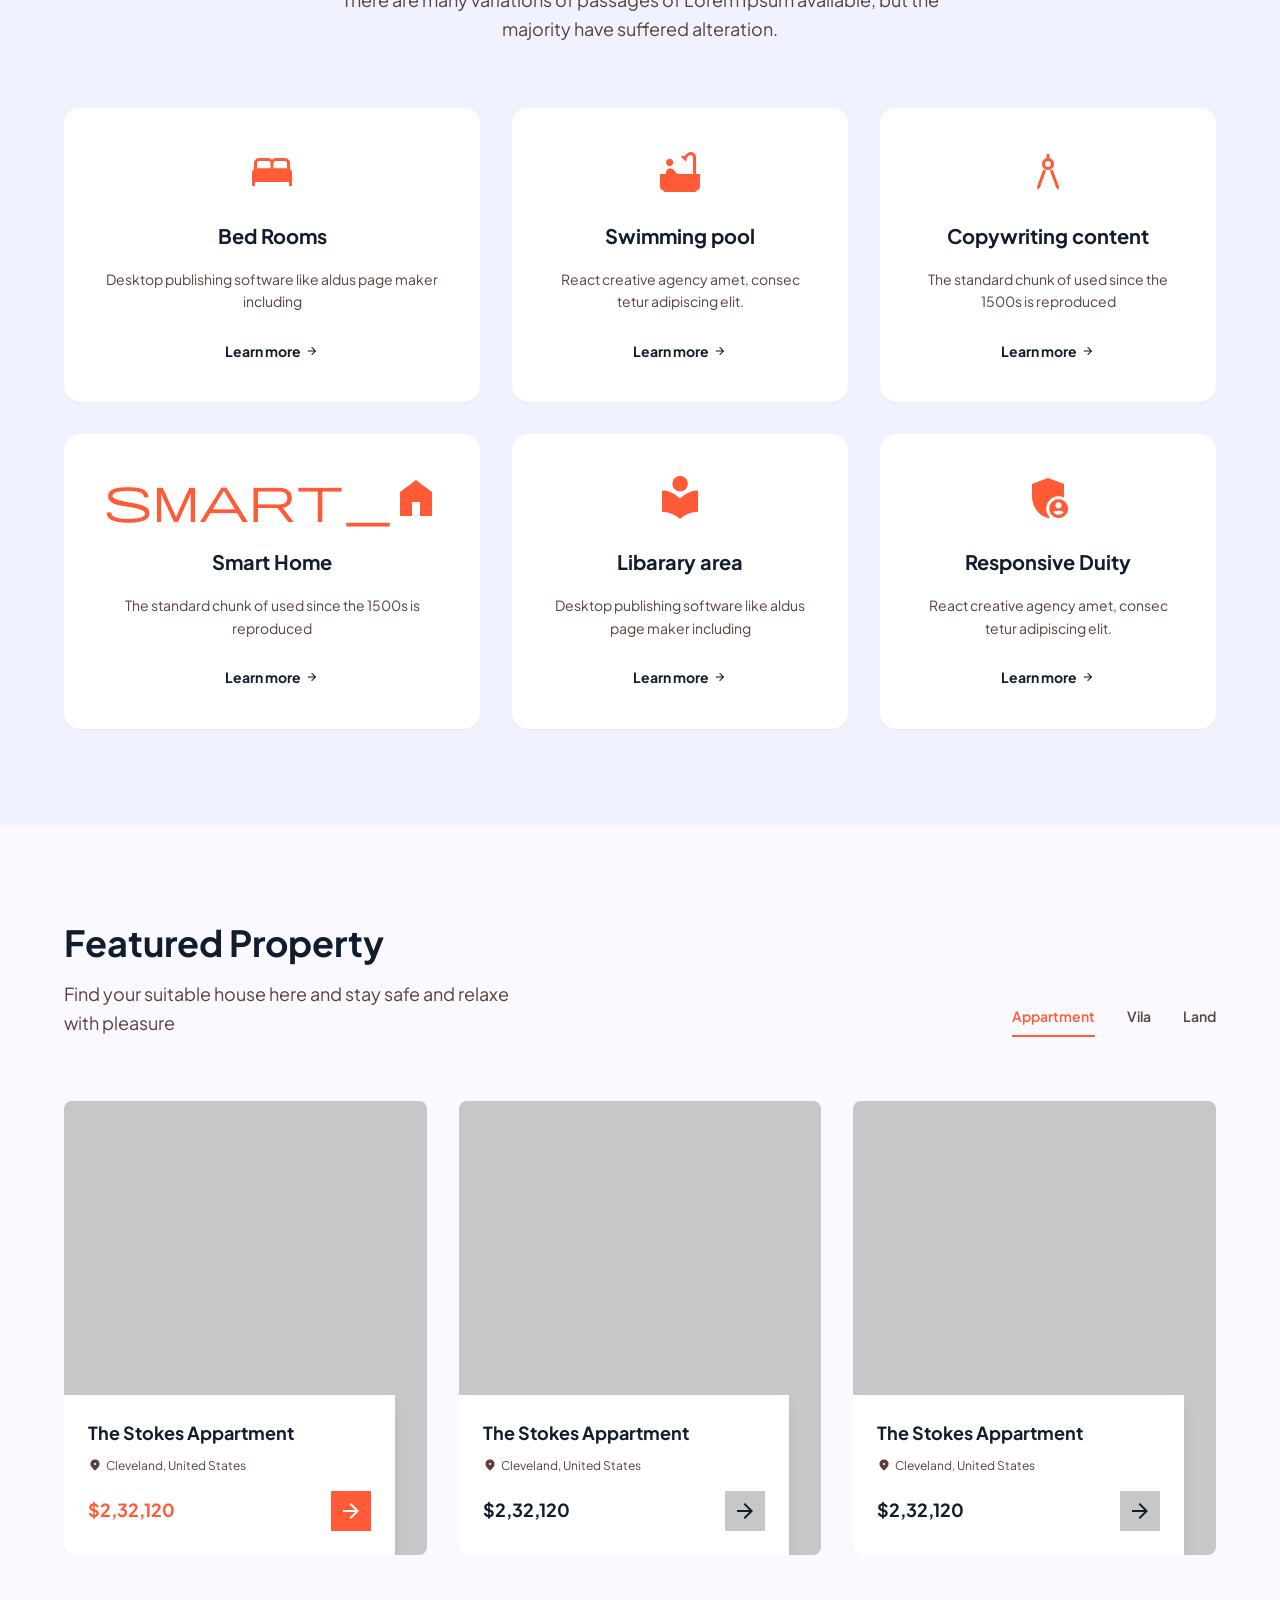
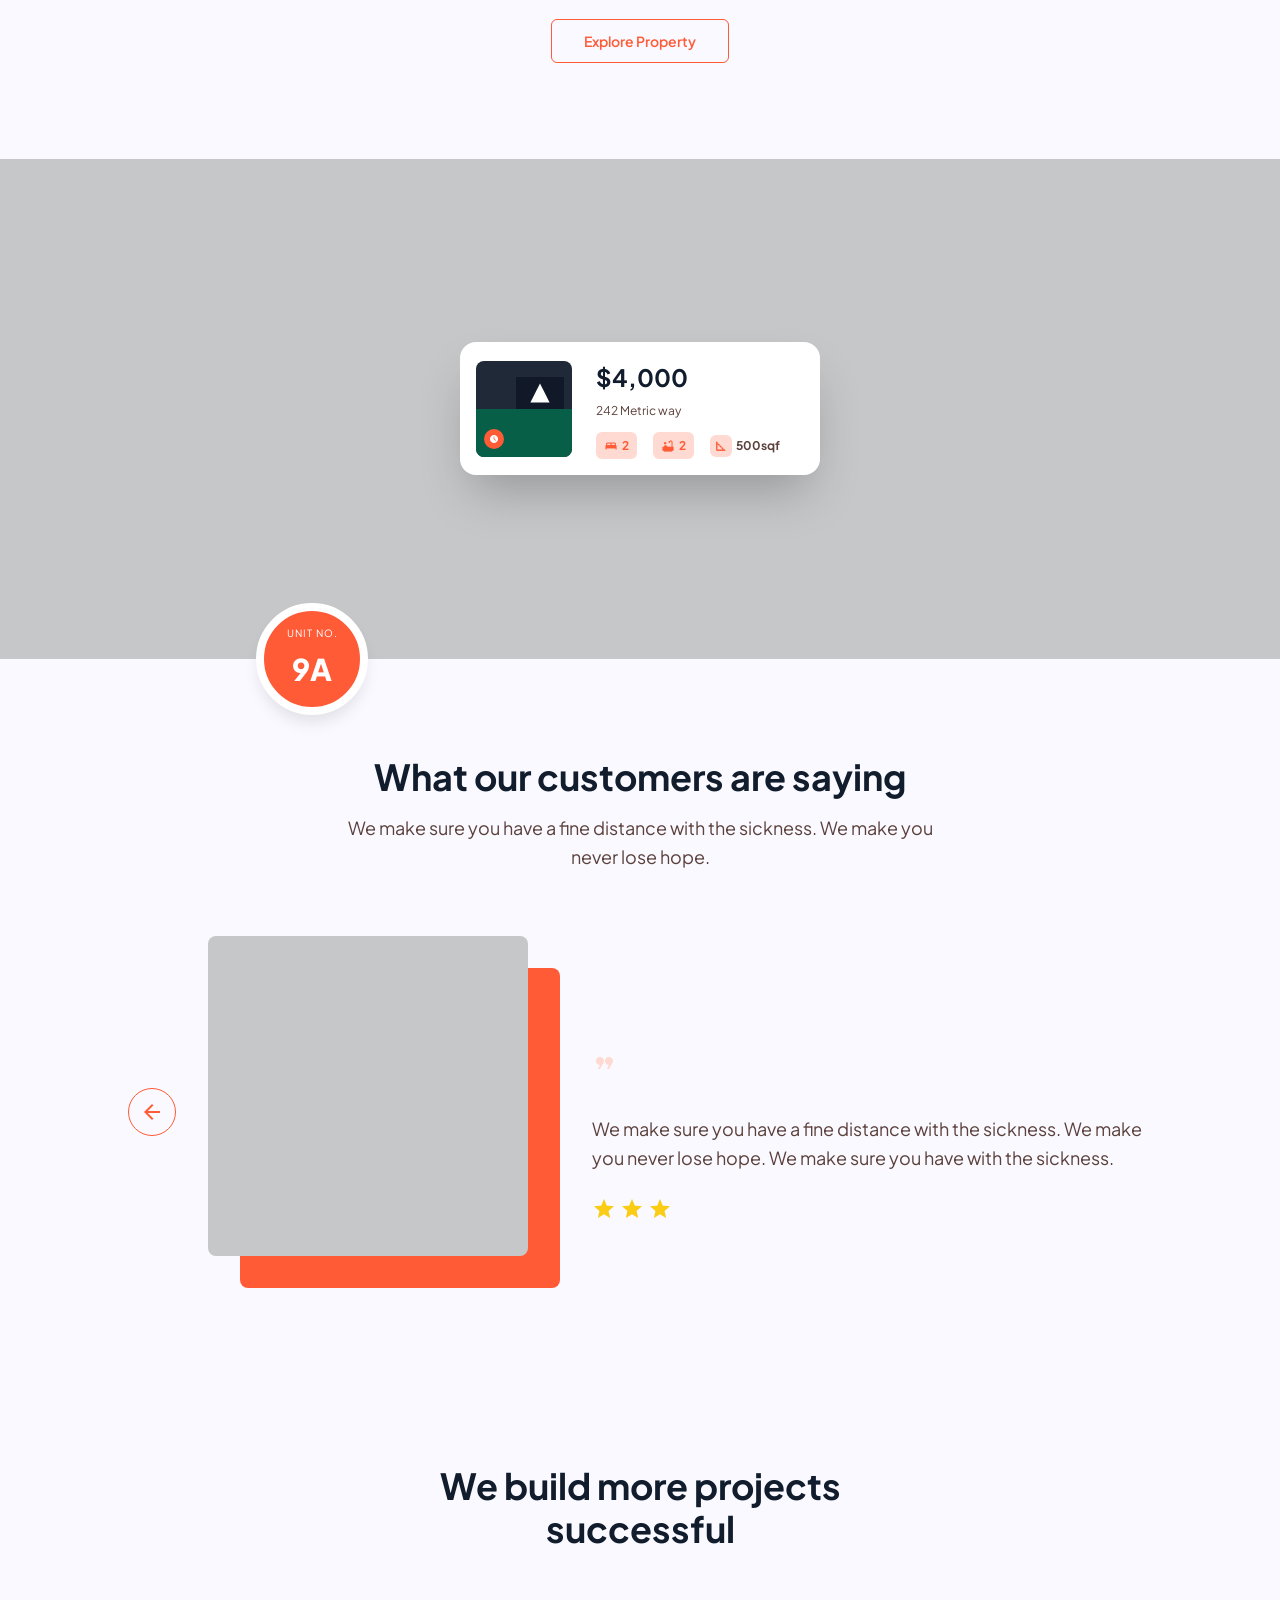
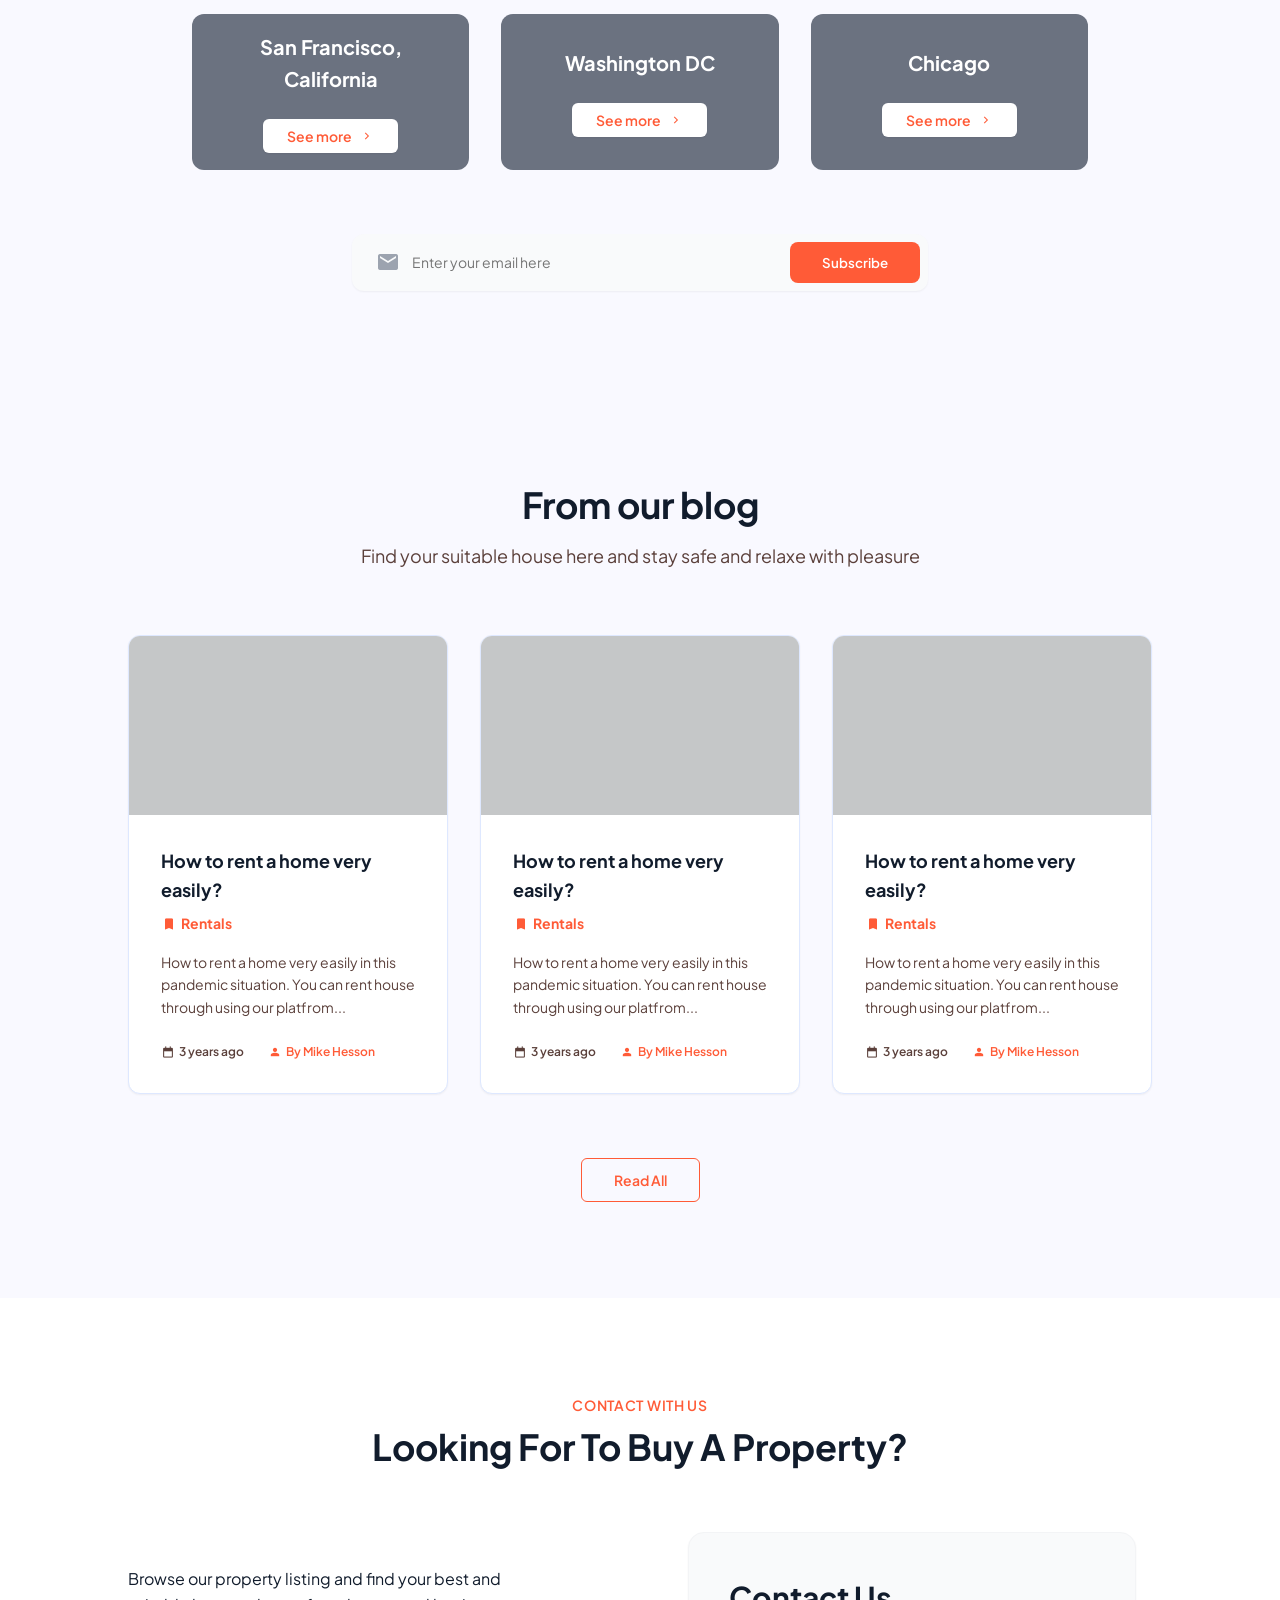
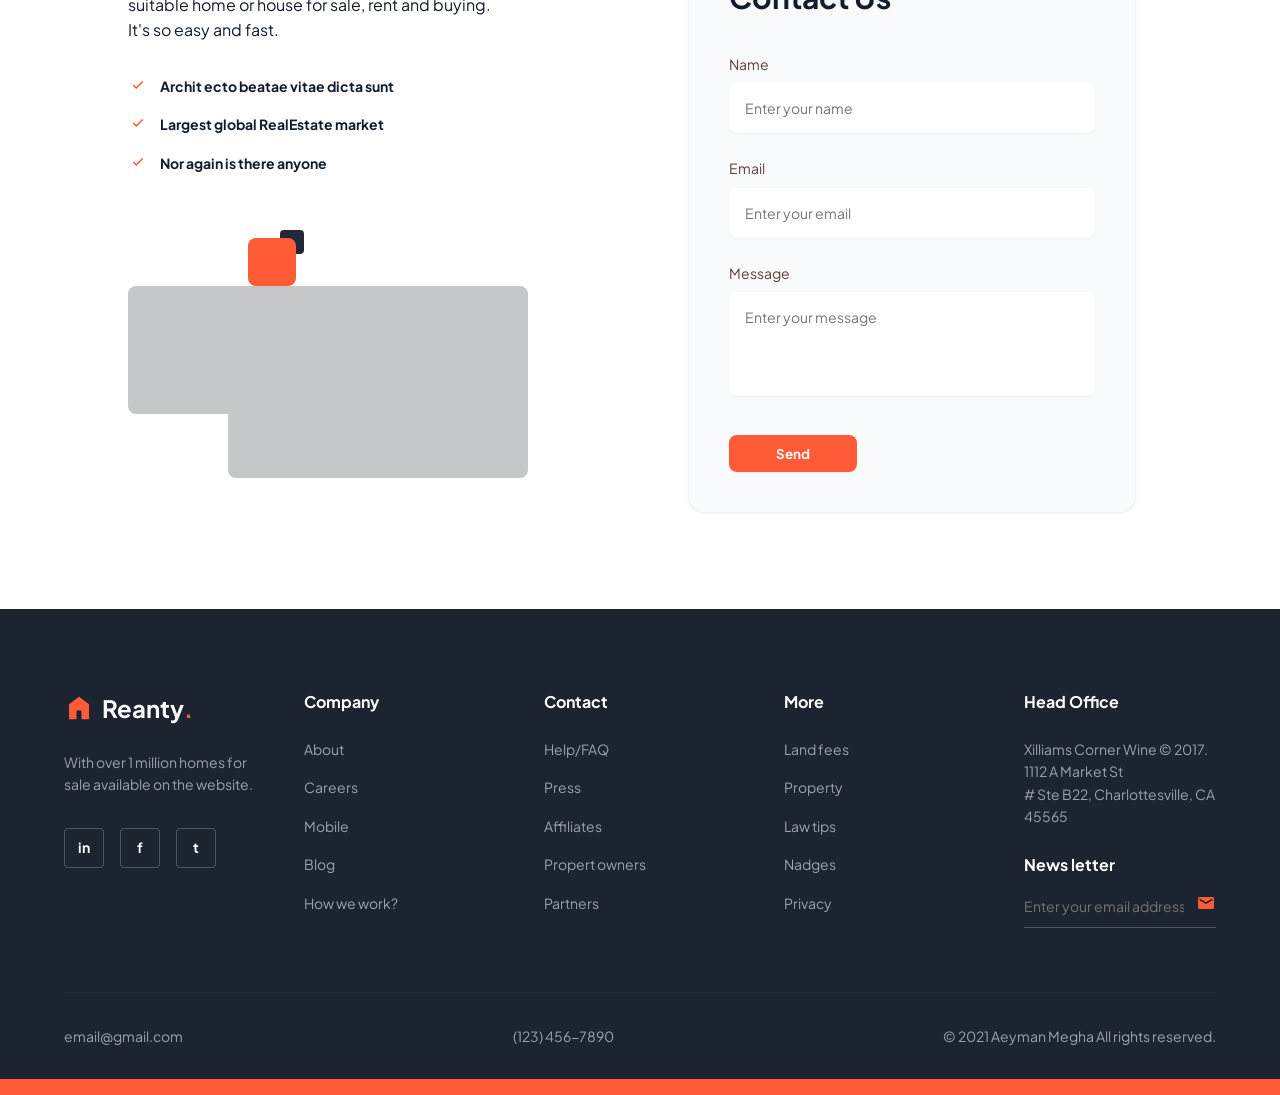
<file: do-test.html>
<!DOCTYPE html>

<html lang="en">

<head>
    <meta charset="utf-8" />
    <meta content="width=device-width, initial-scale=1.0" name="viewport" />
    <title>Canvas - Intelligent Infinite Creativity</title>
    <link href="https://fonts.googleapis.com/css2?family=Plus+Jakarta+Sans:wght@400;500;600;700&amp;display=swap"
        rel="stylesheet" />
    <link
        href="https://fonts.googleapis.com/css2?family=Material+Symbols+Outlined:wght,FILL@100..700,0..1&amp;display=swap"
        rel="stylesheet" />
    <link href="style.css" rel="stylesheet" />
</head>

<body>
    <!-- Top Bar -->
    <div class="top-bar">
        <div class="container">
            <div class="top-bar-info">
                <div class="top-bar-item">
                    <span class="material-symbols-outlined text-primary" style="font-size: 16px;">mail</span>
                    <span>Info@webmail.com</span>
                </div>
                <div class="top-bar-item">
                    <span class="material-symbols-outlined text-primary" style="font-size: 16px;">location_on</span>
                    <span>547 ns tower St. anglo City, USA</span>
                </div>
            </div>
            <div class="top-bar-social">
                <a href="#">f</a>
                <a href="#">t</a>
                <a href="#">in</a>
                <a href="#">y</a>
                <a href="#">p</a>
            </div>
        </div>
    </div>
    <!-- Main NavBar -->
    <nav class="navbar">
        <div class="container">
            <div class="logo">
                <div class="logo-icon">
                </div>
                <div class="logo-text">Reanty</div>
                <span class="text-primary">.</span>
            </div>
            <div class="nav-links">
                <a class="nav-link active" href="#">Home</a>
                <a class="nav-link" href="#">About</a>
                <a class="nav-link" href="#">Feature</a>
                <a class="nav-link" href="#">Market</a>
                <a class="nav-link" href="#">Services</a>
                <a class="nav-link" href="#">Contact</a>
            </div>
            <div class="nav-actions">
                <a href="#">Log In</a>
                <button class="btn-primary">Sign Up</button>
            </div>
        </div>
    </nav>
    <main>
        <!-- 1. Hero Section -->
        <section class="hero">
            <div class="container">
                <div class="hero-content">
                    <h1 class="hero-title">
                        Find the best Real Estate on your country<span style="color: var(--on-surface);">.</span>
                    </h1>
                    <svg class="hero-arrow" fill="none" stroke="currentColor" stroke-linecap="round"
                        stroke-linejoin="round" stroke-width="3" viewbox="0 0 100 100">
                        <path d="M 20 20 Q 80 20 80 80"></path>
                        <path d="M 60 80 L 80 80 L 80 60"></path>
                        <circle cx="50" cy="50" fill="none" r="10" stroke="currentColor" stroke-width="3"></circle>
                    </svg>
                    <p class="hero-desc">
                        With over 1 million homes for sale available on the website, Renting can match you with a house.
                    </p>
                    <button class="btn-primary btn-icon" style="padding: 12px 32px;">
                        Start membership <span class="material-symbols-outlined"
                            style="font-size: 14px;">chevron_right</span>
                    </button>
                    <div class="house-tabs">
                        <div class="house-tab house-tab-1"><span>HOUSE 1</span></div>
                        <div class="house-tab house-tab-2"><span>HOUSE 2</span></div>
                        <div class="house-tab house-tab-3"><span>HOUSE 3</span></div>
                        <div class="house-nav">
                            <span class="house-line"></span>
                            <span class="active">1</span>
                            <span>2</span>
                            <span>3</span>
                        </div>
                    </div>
                </div>
                <div class="hero-image">
                    <div class="hero-img-box">
                        <div class="hero-video-btn">
                            <span>How it works</span>
                            <div class="hero-video-icon">
                                <span class="material-symbols-outlined">play_arrow</span>
                            </div>
                        </div>
                    </div>
                    <div class="hero-card">
                        <div class="hero-card-icon">
                            <span class="material-symbols-outlined">stacked_bar_chart</span>
                        </div>
                        <div class="hero-card-val">$7454.21</div>
                        <div class="hero-card-label">Revenue</div>
                    </div>
                </div>
            </div>
        </section>
        <!-- 2. Core Features -->
        <section>
            <div class="container">
                <div class="section-header">
                    <h2 class="section-title">Commercial Real Estate<br />And Office</h2>
                    <p class="section-desc">Work with Renting brokers who help you to get started with smart tools to.
                    </p>
                </div>
                <div class="features-grid">
                    <div class="feature-card">
                        <div class="feature-icon"><span class="material-symbols-outlined"
                                style="font-size: 30px;">person</span></div>
                        <h3 class="feature-title">Buyer Guides</h3>
                        <p class="feature-desc">Nurture valuable leads into customers, and turn one time.</p>
                    </div>
                    <div class="feature-card highlight">
                        <div class="feature-icon"><span class="material-symbols-outlined"
                                style="font-size: 30px;">real_estate_agent</span></div>
                        <h3 class="feature-title">Renter Guides</h3>
                        <p class="feature-desc">Build brand awareness on the top social media networks.</p>
                    </div>
                    <div class="feature-card">
                        <div class="feature-icon"><span class="material-symbols-outlined"
                                style="font-size: 30px;">home</span></div>
                        <h3 class="feature-title">Seller Guides</h3>
                        <p class="feature-desc">Get professionally-written content that attracts qualified.</p>
                    </div>
                </div>
            </div>
        </section>
        <!-- 3. About -->
        <section class="about">
            <div class="container">
                <div class="about-image">
                    <div class="about-img-inner"></div>
                    <div class="about-badge">
                        <span class="material-symbols-outlined icon">star</span>
                        <span class="text">5 Star Rating</span>
                    </div>
                </div>
                <div class="about-content">
                    <h2 class="section-title" style="text-align: left; margin-bottom: 24px;">Dream Living
                        Spaces<br />Setting New Build</h2>
                    <p class="section-desc" style="text-align: left; margin: 0 0 48px 0; max-width: none;">SeaWire Web
                        is a wireframe kit that has more than 15 popular categories and more than 200 screens</p>
                    <div class="about-list">
                        <div class="about-item">
                            <div class="about-item-icon"><span class="material-symbols-outlined">house</span></div>
                            <div>
                                <h4 class="about-item-title">The perfect Rsidencye</h4>
                                <p class="about-item-desc">Take a deep dive and browse origin neighborhood photos.</p>
                            </div>
                        </div>
                        <div class="about-item highlight">
                            <div class="about-item-icon"><span class="material-symbols-outlined">support_agent</span>
                            </div>
                            <div>
                                <h4 class="about-item-title">Global Arhitect Experts</h4>
                                <p class="about-item-desc">Take a deep dive and browse origin neighborhood photos.</p>
                            </div>
                        </div>
                        <div class="about-item">
                            <div class="about-item-icon"><span class="material-symbols-outlined">language</span></div>
                            <div>
                                <h4 class="about-item-title">Built-in a storage capable</h4>
                                <p class="about-item-desc">Take a deep dive and browse origin neighborhood photos.</p>
                            </div>
                        </div>
                    </div>
                </div>
            </div>
        </section>
        <!-- 4. Today's Sells -->
        <section class="sells">
            <div class="container">
                <div class="sells-content">
                    <div class="sells-label">
                        <span class="material-symbols-outlined" style="font-size: 18px;">home_work</span>
                        <span>About home</span>
                    </div>
                    <h2 class="section-title" style="text-align: left; margin-bottom: 24px;">Today Sells Properties</h2>
                    <p class="section-desc" style="text-align: left; margin: 0 0 40px 0; max-width: 450px;">SeaWire Web
                        is a wireframe kit that has more than 15 popular categories and more than 200 screens</p>
                    <ul class="sells-list">
                        <li><span class="sells-bullet"></span>Live Music concert at Newyork</li>
                        <li><span class="sells-bullet"></span>Our best boat Tour is just for you</li>
                        <li><span class="sells-bullet"></span>Live Music concert at Newyork</li>
                        <li><span class="sells-bullet"></span>Our best boat Tour is just for you</li>
                        <li><span class="sells-bullet"></span>Live Music concert at Newyork</li>
                    </ul>
                    <div class="house-tabs" style="margin-top: 0;">
                        <div class="house-tab house-tab-1" style="height: 64px;"><span>HOUSE 1</span></div>
                        <div class="house-tab house-tab-2" style="height: 48px; margin-top: 16px;"><span>HOUSE 2</span>
                        </div>
                        <div class="house-tab house-tab-3" style="height: 32px; margin-top: 32px;"><span>HOUSE 3</span>
                        </div>
                        <div class="house-nav">
                            <span class="house-line"></span>
                            <span class="active">1</span>
                            <span>2</span>
                            <span>3</span>
                        </div>
                    </div>
                </div>
                <div class="sells-gallery">
                    <div class="sells-col-1"></div>
                    <div class="sells-col-2">
                        <div></div>
                        <div></div>
                    </div>
                </div>
            </div>
        </section>
        <!-- 5. Services -->
        <section class="services">
            <div class="container">
                <div class="section-header">
                    <h2 class="section-title">Services provide for you</h2>
                    <p class="section-desc">There are many variations of passages of Lorem Ipsum available, but the
                        majority have suffered alteration.</p>
                </div>
                <div class="services-grid">
                    <div class="service-card">
                        <span class="material-symbols-outlined service-icon">bed</span>
                        <h3 class="service-title">Bed Rooms</h3>
                        <p class="service-desc">Desktop publishing software like aldus page maker including</p>
                        <a class="service-link" href="#">Learn more <span class="material-symbols-outlined"
                                style="font-size: 14px;">arrow_forward</span></a>
                    </div>
                    <div class="service-card">
                        <span class="material-symbols-outlined service-icon">bathtub</span>
                        <h3 class="service-title">Swimming pool</h3>
                        <p class="service-desc">React creative agency amet, consec tetur adipiscing elit.</p>
                        <a class="service-link" href="#">Learn more <span class="material-symbols-outlined"
                                style="font-size: 14px;">arrow_forward</span></a>
                    </div>
                    <div class="service-card">
                        <span class="material-symbols-outlined service-icon">architecture</span>
                        <h3 class="service-title">Copywriting content</h3>
                        <p class="service-desc">The standard chunk of used since the 1500s is reproduced</p>
                        <a class="service-link" href="#">Learn more <span class="material-symbols-outlined"
                                style="font-size: 14px;">arrow_forward</span></a>
                    </div>
                    <div class="service-card">
                        <span class="material-symbols-outlined service-icon">smart_home</span>
                        <h3 class="service-title">Smart Home</h3>
                        <p class="service-desc">The standard chunk of used since the 1500s is reproduced</p>
                        <a class="service-link" href="#">Learn more <span class="material-symbols-outlined"
                                style="font-size: 14px;">arrow_forward</span></a>
                    </div>
                    <div class="service-card">
                        <span class="material-symbols-outlined service-icon">local_library</span>
                        <h3 class="service-title">Libarary area</h3>
                        <p class="service-desc">Desktop publishing software like aldus page maker including</p>
                        <a class="service-link" href="#">Learn more <span class="material-symbols-outlined"
                                style="font-size: 14px;">arrow_forward</span></a>
                    </div>
                    <div class="service-card">
                        <span class="material-symbols-outlined service-icon">admin_panel_settings</span>
                        <h3 class="service-title">Responsive Duity</h3>
                        <p class="service-desc">React creative agency amet, consec tetur adipiscing elit.</p>
                        <a class="service-link" href="#">Learn more <span class="material-symbols-outlined"
                                style="font-size: 14px;">arrow_forward</span></a>
                    </div>
                </div>
            </div>
        </section>
        <!-- 6. Featured Property -->
        <section>
            <div class="container">
                <div class="featured-header">
                    <div>
                        <h2 class="section-title" style="text-align: left; margin-bottom: 16px;">Featured Property</h2>
                        <p class="section-desc" style="text-align: left; margin: 0; max-width: 450px;">Find your
                            suitable house here and stay safe and relaxe with pleasure</p>
                    </div>
                    <div class="featured-tabs">
                        <a class="featured-tab active" href="#">Appartment</a>
                        <a class="featured-tab" href="#">Vila</a>
                        <a class="featured-tab" href="#">Land</a>
                    </div>
                </div>
                <div class="prop-grid">
                    <div class="prop-card">
                        <div class="prop-info hover-up">
                            <h3 class="prop-title">The Stokes Appartment</h3>
                            <div class="prop-loc">
                                <span class="material-symbols-outlined" style="font-size: 14px;">location_on</span>
                                Cleveland, United States
                            </div>
                            <div class="prop-bot">
                                <span class="prop-price highlight">$2,32,120</span>
                                <button class="prop-btn primary"><span
                                        class="material-symbols-outlined">arrow_forward</span></button>
                            </div>
                        </div>
                    </div>
                    <div class="prop-card">
                        <div class="prop-info">
                            <h3 class="prop-title">The Stokes Appartment</h3>
                            <div class="prop-loc">
                                <span class="material-symbols-outlined" style="font-size: 14px;">location_on</span>
                                Cleveland, United States
                            </div>
                            <div class="prop-bot">
                                <span class="prop-price">$2,32,120</span>
                                <button class="prop-btn secondary"><span
                                        class="material-symbols-outlined">arrow_forward</span></button>
                            </div>
                        </div>
                    </div>
                    <div class="prop-card">
                        <div class="prop-info">
                            <h3 class="prop-title">The Stokes Appartment</h3>
                            <div class="prop-loc">
                                <span class="material-symbols-outlined" style="font-size: 14px;">location_on</span>
                                Cleveland, United States
                            </div>
                            <div class="prop-bot">
                                <span class="prop-price">$2,32,120</span>
                                <button class="prop-btn secondary"><span
                                        class="material-symbols-outlined">arrow_forward</span></button>
                            </div>
                        </div>
                    </div>
                </div>
                <div class="text-center">
                    <button class="btn-outline">Explore Property</button>
                </div>
            </div>
        </section>
        <!-- 7. Unit Detail -->
        <section class="unit-detail">
            <div class="unit-card">
                <div class="unit-img">
                    <div class="unit-img-shape1"></div>
                    <div class="unit-img-shape2">
                        <svg style="width:100%;height:100%;" viewbox="0 0 100 100" xmlns="http://www.w3.org/2000/svg">
                            <path d="M50 20 L20 80 L80 80 Z" fill="#fff"></path>
                        </svg>
                    </div>
                    <div class="unit-img-icon">
                        <span class="material-symbols-outlined" style="font-size: 10px;">schedule</span>
                    </div>
                </div>
                <div class="unit-info">
                    <div class="unit-price">$4,000</div>
                    <div class="unit-addr">242 Metric way</div>
                    <div class="unit-stats">
                        <div class="unit-stat">
                            <span class="material-symbols-outlined" style="font-size: 14px;">bed</span> 2
                        </div>
                        <div class="unit-stat">
                            <span class="material-symbols-outlined" style="font-size: 14px;">bathtub</span> 2
                        </div>
                        <div class="unit-stat-txt">
                            <div class="unit-stat-icon-bg"><span class="material-symbols-outlined"
                                    style="font-size: 14px;">square_foot</span></div> 500sqf
                        </div>
                    </div>
                </div>
            </div>
            <div class="unit-badge">
                <span class="unit-badge-label">UNIT NO.</span>
                <span class="unit-badge-val">9A</span>
            </div>
        </section>
        <!-- 8. Testimonials -->
        <section class="testi">
            <div class="container">
                <h2 class="section-title">What our customers are saying</h2>
                <p class="section-desc" style="margin-bottom: 80px;">We make sure you have a fine distance with the
                    sickness. We make you never lose hope.</p>
                <div class="testi-wrap">
                    <button class="btn-prev">
                        <span class="material-symbols-outlined">arrow_back</span>
                    </button>
                    <div class="testi-content">
                        <div class="testi-img-wrap">
                            <div class="testi-img-1"></div>
                            <div class="testi-img-2"></div>
                        </div>
                        <div>
                            <div class="testi-quote-icon"><span class="material-symbols-outlined">format_quote</span>
                            </div>
                            <p class="testi-text">
                                We make sure you have a fine distance with the sickness. We make you never lose hope. We
                                make sure you have with the sickness.
                            </p>
                            <div class="testi-stars">
                                <span class="material-symbols-outlined">star</span>
                                <span class="material-symbols-outlined">star</span>
                                <span class="material-symbols-outlined">star</span>
                            </div>
                        </div>
                    </div>
                </div>
            </div>
        </section>
        <!-- 9. Projects -->
        <section class="projects">
            <div class="container">
                <h2 class="section-title"
                    style="margin-bottom: 64px; max-width: 600px; margin-left: auto; margin-right: auto;">We build more
                    projects<br />successful</h2>
                <div class="proj-grid">
                    <div class="proj-card">
                        <h3 class="proj-title">San Francisco, California</h3>
                        <button class="btn-white">See more <span class="material-symbols-outlined"
                                style="font-size: 14px;">chevron_right</span></button>
                    </div>
                    <div class="proj-card">
                        <h3 class="proj-title">Washington DC</h3>
                        <button class="btn-white">See more <span class="material-symbols-outlined"
                                style="font-size: 14px;">chevron_right</span></button>
                    </div>
                    <div class="proj-card">
                        <h3 class="proj-title">Chicago</h3>
                        <button class="btn-white">See more <span class="material-symbols-outlined"
                                style="font-size: 14px;">chevron_right</span></button>
                    </div>
                </div>
                <div class="subscribe">
                    <div class="sub-input">
                        <span class="material-symbols-outlined" style="color: #9ca3af;">mail</span>
                        <input placeholder="Enter your email here" type="email" />
                    </div>
                    <button class="btn-sub">Subscribe</button>
                </div>
            </div>
        </section>
        <!-- 10. Blog -->
        <section style="text-align: center;">
            <div class="container">
                <h2 class="section-title">From our blog</h2>
                <p class="section-desc" style="margin-bottom: 64px;">Find your suitable house here and stay safe and
                    relaxe with pleasure</p>
                <div class="blog-grid">
                    <div class="blog-card">
                        <div class="blog-img"></div>
                        <div class="blog-content">
                            <h3 class="blog-title">How to rent a home very easily?</h3>
                            <div class="blog-tag"><span class="material-symbols-outlined"
                                    style="font-size: 16px;">bookmark</span> Rentals</div>
                            <p class="blog-desc">How to rent a home very easily in this pandemic situation. You can rent
                                house through using our platfrom...</p>
                            <div class="blog-meta">
                                <div class="blog-meta-item"><span class="material-symbols-outlined"
                                        style="font-size: 14px;">calendar_today</span> 3 years ago</div>
                                <div class="blog-meta-item blog-meta-author"><span class="material-symbols-outlined"
                                        style="font-size: 14px;">person</span> By Mike Hesson</div>
                            </div>
                        </div>
                    </div>
                    <div class="blog-card">
                        <div class="blog-img"></div>
                        <div class="blog-content">
                            <h3 class="blog-title">How to rent a home very easily?</h3>
                            <div class="blog-tag"><span class="material-symbols-outlined"
                                    style="font-size: 16px;">bookmark</span> Rentals</div>
                            <p class="blog-desc">How to rent a home very easily in this pandemic situation. You can rent
                                house through using our platfrom...</p>
                            <div class="blog-meta">
                                <div class="blog-meta-item"><span class="material-symbols-outlined"
                                        style="font-size: 14px;">calendar_today</span> 3 years ago</div>
                                <div class="blog-meta-item blog-meta-author"><span class="material-symbols-outlined"
                                        style="font-size: 14px;">person</span> By Mike Hesson</div>
                            </div>
                        </div>
                    </div>
                    <div class="blog-card">
                        <div class="blog-img"></div>
                        <div class="blog-content">
                            <h3 class="blog-title">How to rent a home very easily?</h3>
                            <div class="blog-tag"><span class="material-symbols-outlined"
                                    style="font-size: 16px;">bookmark</span> Rentals</div>
                            <p class="blog-desc">How to rent a home very easily in this pandemic situation. You can rent
                                house through using our platfrom...</p>
                            <div class="blog-meta">
                                <div class="blog-meta-item"><span class="material-symbols-outlined"
                                        style="font-size: 14px;">calendar_today</span> 3 years ago</div>
                                <div class="blog-meta-item blog-meta-author"><span class="material-symbols-outlined"
                                        style="font-size: 14px;">person</span> By Mike Hesson</div>
                            </div>
                        </div>
                    </div>
                </div>
                <button class="btn-outline">Read All</button>
            </div>
        </section>
        <!-- 11. Contact -->
        <section class="contact">
            <div class="container">
                <span class="contact-subtitle">Contact with us</span>
                <h2 class="section-title">Looking For To Buy A Property?</h2>
                <div class="contact-wrap">
                    <div class="contact-info">
                        <p class="contact-desc">Browse our property listing and find your best and suitable home or
                            house for sale, rent and buying. It's so easy and fast.</p>
                        <div class="contact-list">
                            <div class="contact-item">
                                <span class="material-symbols-outlined contact-item-icon">check</span>
                                <span class="contact-item-text">Archit ecto beatae vitae dicta sunt</span>
                            </div>
                            <div class="contact-item">
                                <span class="material-symbols-outlined contact-item-icon">check</span>
                                <span class="contact-item-text">Largest global RealEstate market</span>
                            </div>
                            <div class="contact-item">
                                <span class="material-symbols-outlined contact-item-icon">check</span>
                                <span class="contact-item-text">Nor again is there anyone</span>
                            </div>
                        </div>
                        <div class="contact-shape">
                            <div class="c-shape-1"></div>
                            <div class="c-shape-2"></div>
                            <div class="c-shape-3"></div>
                            <div class="c-shape-4"></div>
                        </div>
                    </div>
                    <div class="contact-form-wrap">
                        <div class="contact-form">
                            <h3>Contact Us</h3>
                            <form>
                                <div class="form-group">
                                    <label>Name</label>
                                    <input class="form-control" placeholder="Enter your name" type="text" />
                                </div>
                                <div class="form-group">
                                    <label>Email</label>
                                    <input class="form-control" placeholder="Enter your email" type="email" />
                                </div>
                                <div class="form-group">
                                    <label>Message</label>
                                    <textarea class="form-control" placeholder="Enter your message" rows="4"></textarea>
                                </div>
                                <button class="btn-primary btn-submit" type="submit">Send</button>
                            </form>
                        </div>
                    </div>
                </div>
            </div>
        </section>
    </main>
    <!-- 12. Footer -->
    <footer>
        <div class="container">
            <div class="footer-grid">
                <div class="footer-col-1">
                    <div class="footer-logo">
                        <span class="material-symbols-outlined icon">home</span>
                        Reanty<span class="text-primary">.</span>
                    </div>
                    <p class="footer-desc">With over 1 million homes for sale available on the website.</p>
                    <div class="footer-social">
                        <a href="#">in</a>
                        <a href="#">f</a>
                        <a href="#">t</a>
                    </div>
                </div>
                <div>
                    <h4 class="footer-title">Company</h4>
                    <div class="footer-links">
                        <a href="#">About</a>
                        <a href="#">Careers</a>
                        <a href="#">Mobile</a>
                        <a href="#">Blog</a>
                        <a href="#">How we work?</a>
                    </div>
                </div>
                <div>
                    <h4 class="footer-title">Contact</h4>
                    <div class="footer-links">
                        <a href="#">Help/FAQ</a>
                        <a href="#">Press</a>
                        <a href="#">Affiliates</a>
                        <a href="#">Propert owners</a>
                        <a href="#">Partners</a>
                    </div>
                </div>
                <div>
                    <h4 class="footer-title">More</h4>
                    <div class="footer-links">
                        <a href="#">Land fees</a>
                        <a href="#">Property</a>
                        <a href="#">Law tips</a>
                        <a href="#">Nadges</a>
                        <a href="#">Privacy</a>
                    </div>
                </div>
                <div>
                    <h4 class="footer-title">Head Office</h4>
                    <p class="footer-desc" style="margin-bottom: 24px;">Xilliams Corner Wine © 2017. 1112 A Market
                        St<br /># Ste B22, Charlottesville, CA 45565</p>
                    <h4 class="footer-title" style="margin-bottom: 16px;">News letter</h4>
                    <div class="footer-newsletter">
                        <input placeholder="Enter your email address" type="email" />
                        <button><span class="material-symbols-outlined" style="font-size: 20px;">mail</span></button>
                    </div>
                </div>
            </div>
            <div class="footer-bottom">
                <a href="mailto:email@gmail.com">email@gmail.com</a>
                <a href="tel:1234567890">(123) 456-7890</a>
                <p>© 2021 Aeyman Megha All rights reserved.</p>
            </div>
        </div>
        <div class="footer-bar"></div>
    </footer>
</body>

</html>
</file>
<file: style.css>
:root {
    /* Colors */
    --on-surface: #111c2c;
    --on-surface-variant: #5b403b;
    --surface: #f9f9ff;
    --primary-container: #ff5b37;
    --primary: #b52704;
    --tertiary-fixed-dim: #c5c7c8;
    --surface-container-low: #f0f3ff;
    --surface-container-high: #dee8ff;
    --outline-variant: #e3beb6;
    --primary-fixed: #ffdad2;
    --bg-topbar: #0b1a1a;
    --bg-footer: #1c2331;

    /* Spacing */
    --margin-desktop: 64px;
    --margin-mobile: 16px;
    --container-max: 1280px;
    --base: 8px;
    --gutter: 24px;

    /* Typography */
    --font-family: 'Plus Jakarta Sans', sans-serif;
}

* {
    box-sizing: border-box;
    margin: 0;
    padding: 0;
}

body {
    font-family: var(--font-family);
    background-color: var(--surface);
    color: var(--on-surface);
    min-height: 100vh;
    display: flex;
    flex-direction: column;
    line-height: 1.6;
}

a {
    text-decoration: none;
    color: inherit;
}

ul {
    list-style: none;
}

button {
    border: none;
    background: none;
    cursor: pointer;
    font-family: inherit;
}

.material-symbols-outlined {
    font-variation-settings: 'FILL' 1;
}

/* Container */
.container {
    max-width: var(--container-max);
    margin: 0 auto;
    padding-left: var(--margin-desktop);
    padding-right: var(--margin-desktop);
}

/* Top Bar */
.top-bar {
    background-color: var(--bg-topbar);
    color: white;
    padding: 8px 0;
    font-size: 14px;
}

.top-bar .container {
    display: flex;
    justify-content: space-between;
    align-items: center;
}

.top-bar-info {
    display: flex;
    gap: 24px;
}

.top-bar-item {
    display: flex;
    align-items: center;
    gap: 8px;
    color: #d1d5db;
}

.top-bar-social {
    display: flex;
    gap: 16px;
}

.top-bar-social a:hover {
    color: var(--primary-container);
}

.text-primary {
    color: var(--primary-container);
}

/* NavBar */
.navbar {
    position: sticky;
    top: 0;
    z-index: 50;
    background-color: var(--surface);
    border-bottom: 1px solid var(--outline-variant);
    box-shadow: 0 1px 2px rgba(0, 0, 0, 0.05);
}

.navbar .container {
    display: flex;
    justify-content: space-between;
    align-items: center;
    padding-top: 16px;
    padding-bottom: 16px;
}

.logo {
    display: flex;
    align-items: center;
    font-size: 24px;
    font-weight: bold;
}

.logo-icon {
    width: 40px;
    height: 40px;
    border-radius: 50%;
    border: 6px solid var(--primary-container);
    border-right-color: transparent;
    transform: rotate(10deg);
    display: flex;
    align-items: center;
    justify-content: center;
    position: relative;
    margin-right: 4px;
}

.logo-text {
    font-size: 25px;
    margin-left: -30px;
}

.nav-links {
    display: flex;
    gap: 32px;
    font-weight: 600;
    font-size: 14px;
}

.nav-link {
    position: relative;
    padding-bottom: 4px;
    transition: color 0.2s;
}

.nav-link:hover {
    color: var(--primary-container);
}

.nav-link.active {
    color: var(--primary-container);
    border-bottom: 2px solid var(--primary-container);
}

.nav-link:not(.active)::after {
    content: '';
    position: absolute;
    width: 0;
    height: 2px;
    bottom: 0;
    left: 0;
    background-color: var(--primary-container);
    transition: width 0.2s ease-in-out;
}

.nav-link:not(.active):hover::after {
    width: 100%;
}

.nav-actions {
    display: flex;
    align-items: center;
    gap: 24px;
    font-weight: 600;
    font-size: 14px;
}

.nav-actions a:hover {
    color: var(--primary-container);
}

.btn-primary {
    background-color: var(--primary-container);
    color: white;
    padding: 10px 24px;
    border-radius: 8px;
    font-weight: bold;
    transition: background-color 0.2s;
    box-shadow: 0 1px 2px rgba(0, 0, 0, 0.05);
}

.btn-primary:hover {
    background-color: var(--primary);
}

main {
    flex-grow: 1;
}

section {
    padding: 96px 0;
}

/* Hero */
.hero .container {
    display: flex;
    align-items: center;
    gap: 48px;
}

.hero-content,
.hero-image {
    flex: 1;
    position: relative;
}

.hero-title {
    font-size: 64px;
    line-height: 1.2;
    font-weight: bold;
    margin-bottom: 24px;
    position: relative;
    z-index: 10;
    letter-spacing: -0.02em;
}

.hero-desc {
    font-size: 18px;
    color: var(--on-surface-variant);
    margin-bottom: 40px;
    max-width: 450px;
    position: relative;
    z-index: 10;
}

.btn-icon {
    display: flex;
    align-items: center;
    gap: 8px;
}

.hero-arrow {
    position: absolute;
    top: 60%;
    right: -15%;
    width: 192px;
    height: 192px;
    color: var(--primary-container);
    z-index: 0;
}

.house-tabs {
    margin-top: 80px;
    display: flex;
    gap: 4px;
    position: relative;
    z-index: 10;
    align-items: flex-end;
}

.house-tab {
    background-color: var(--tertiary-fixed-dim);
    border-radius: 4px 4px 0 0;
    padding: 0 8px 4px;
    display: flex;
    align-items: flex-end;
}

.house-tab span {
    font-size: 10px;
    color: white;
}

.house-tab-1 {
    height: 48px;
    width: 96px;
}

.house-tab-2 {
    height: 40px;
    width: 96px;
    margin-top: 8px;
}

.house-tab-3 {
    height: 32px;
    width: 96px;
    margin-top: 16px;
}

.house-nav {
    display: flex;
    align-items: flex-end;
    gap: 8px;
    padding-bottom: 4px;
    margin-left: 16px;
    font-size: 14px;
    font-weight: bold;
    color: var(--on-surface-variant);
}

.house-line {
    width: 32px;
    height: 2px;
    background-color: var(--primary-container);
    margin-bottom: 6px;
}

.house-nav .active {
    color: var(--on-surface);
}

.hero-img-box {
    width: 100%;
    aspect-ratio: 4/3;
    background-color: var(--tertiary-fixed-dim);
    border-radius: 12px;
    position: relative;
    overflow: hidden;
}

.hero-video-btn {
    position: absolute;
    bottom: 32px;
    right: 32px;
    background: var(--primary-container);
    padding: 8px 16px;
    border-radius: 6px;
    display: flex;
    align-items: center;
    gap: 8px;
    box-shadow: 0 10px 15px -3px rgba(0, 0, 0, 0.1);
    cursor: pointer;
}

.hero-video-btn span:first-child {
    color: white;
    font-size: 14px;
    font-weight: 600;
}

.hero-video-icon {
    background: white;
    border-radius: 50%;
    width: 24px;
    height: 24px;
    display: flex;
    align-items: center;
    justify-content: center;
}

.hero-video-icon span {
    color: var(--primary-container);
    font-size: 14px;
}

.hero-card {
    position: absolute;
    bottom: -32px;
    left: -48px;
    background: white;
    padding: 24px;
    border-radius: 12px;
    box-shadow: 0 20px 25px -5px rgba(0, 0, 0, 0.1);
    width: 192px;
    border: 1px solid var(--outline-variant);
    z-index: 20;
}

.hero-card-icon {
    width: 40px;
    height: 40px;
    background: var(--primary-fixed);
    border-radius: 50%;
    display: flex;
    align-items: center;
    justify-content: center;
    margin-bottom: 16px;
    color: var(--primary-container);
}

.hero-card-val {
    font-size: 24px;
    font-weight: bold;
    margin-bottom: 4px;
}

.hero-card-label {
    font-size: 14px;
    color: var(--on-surface-variant);
}

/* Generic Section Headings */
.section-header {
    text-align: center;
    margin-bottom: 64px;
}

.section-title {
    font-size: 36px;
    font-weight: bold;
    margin-bottom: 16px;
    line-height: 1.2;
}

.section-desc {
    font-size: 18px;
    color: var(--on-surface-variant);
    max-width: 600px;
    margin: 0 auto;
}

/* Features */
.features-grid {
    display: grid;
    grid-template-columns: repeat(3, 1fr);
    gap: 32px;
    max-width: 1024px;
    margin: 0 auto;
}

.feature-card {
    background: white;
    padding: 40px;
    border-radius: 16px;
    border: 1px solid var(--surface-container-high);
    display: flex;
    flex-direction: column;
    align-items: center;
    text-align: center;
    box-shadow: 0 1px 2px rgba(0, 0, 0, 0.05);
}

.feature-card.highlight {
    background: var(--primary-container);
    color: white;
    box-shadow: 0 20px 25px -5px rgba(0, 0, 0, 0.1);
    transform: scale(1.05);
    border: none;
}

.feature-icon {
    width: 64px;
    height: 64px;
    background: var(--primary-fixed);
    border-radius: 50%;
    display: flex;
    align-items: center;
    justify-content: center;
    margin-bottom: 24px;
    color: var(--primary-container);
}

.feature-card.highlight .feature-icon {
    background: rgba(255, 255, 255, 0.2);
    color: white;
}

.feature-title {
    font-size: 20px;
    font-weight: bold;
    margin-bottom: 16px;
}

.feature-desc {
    font-size: 14px;
    color: var(--on-surface-variant);
    line-height: 1.6;
}

.feature-card.highlight .feature-desc {
    color: rgba(255, 255, 255, 0.9);
}

/* About */
.about .container {
    display: flex;
    align-items: center;
    gap: 64px;
}

.about-image {
    flex: 1;
    position: relative;
    aspect-ratio: 1;
}

.about-img-inner {
    position: absolute;
    inset: 32px;
    background: var(--tertiary-fixed-dim);
    border-radius: 8px;
    box-shadow: 0 1px 2px rgba(0, 0, 0, 0.05);
    z-index: 10;
}

.about-badge {
    position: absolute;
    top: 0;
    right: 0;
    width: 128px;
    height: 128px;
    background: var(--bg-topbar);
    z-index: 20;
    display: flex;
    flex-direction: column;
    align-items: center;
    justify-content: center;
    color: white;
    border-top-right-radius: 8px;
}

.about-badge span.icon {
    color: var(--primary-container);
    font-size: 32px;
    margin-bottom: 4px;
}

.about-badge span.text {
    font-size: 12px;
    font-weight: bold;
    letter-spacing: 0.1em;
    text-transform: uppercase;
}

.about-content {
    flex: 1;
}

.about-list {
    display: flex;
    flex-direction: column;
    gap: 32px;
}

.about-item {
    display: flex;
    gap: 24px;
}

.about-item.highlight {
    background: white;
    padding: 24px;
    border-radius: 12px;
    box-shadow: 0 4px 6px -1px rgba(0, 0, 0, 0.1);
    border: 1px solid var(--outline-variant);
    margin-left: -24px;
    margin-right: 24px;
    position: relative;
    z-index: 10;
}

.about-item-icon {
    width: 48px;
    height: 48px;
    flex-shrink: 0;
    display: flex;
    align-items: center;
    justify-content: center;
    color: var(--primary-container);
    font-size: 36px;
}

.about-item-title {
    font-size: 18px;
    font-weight: bold;
    margin-bottom: 8px;
}

.about-item-desc {
    font-size: 14px;
    color: var(--on-surface-variant);
}

/* Today's Sells */
.sells .container {
    display: flex;
    gap: 64px;
}

.sells-content {
    flex: 1;
}

.sells-label {
    display: flex;
    align-items: center;
    gap: 8px;
    color: var(--primary-container);
    font-weight: bold;
    font-size: 14px;
    margin-bottom: 16px;
}

.sells-list {
    display: flex;
    flex-direction: column;
    gap: 16px;
    margin-bottom: 64px;
}

.sells-list li {
    display: flex;
    align-items: center;
    gap: 12px;
    color: var(--on-surface-variant);
}

.sells-bullet {
    width: 8px;
    height: 8px;
    background: var(--primary-container);
    border-radius: 50%;
}

.sells-gallery {
    flex: 1;
    display: flex;
    gap: 16px;
    height: 600px;
}

.sells-col-1 {
    width: 50%;
    background: var(--tertiary-fixed-dim);
    border-radius: 8px;
    height: 100%;
}

.sells-col-2 {
    width: 50%;
    display: flex;
    flex-direction: column;
    gap: 16px;
}

.sells-col-2>div {
    background: var(--tertiary-fixed-dim);
    border-radius: 8px;
    height: 50%;
}

/* Services */
.services {
    background-color: var(--surface-container-low);
}

.services-grid {
    display: grid;
    grid-template-columns: repeat(3, 1fr);
    gap: 32px;
}

@media (max-width: 1024px) {
    .services-grid {
        grid-template-columns: repeat(2, 1fr);
    }
}

.service-card {
    background: white;
    padding: 40px;
    border-radius: 16px;
    box-shadow: 0 1px 2px rgba(0, 0, 0, 0.05);
    display: flex;
    flex-direction: column;
    align-items: center;
    text-align: center;
}

.service-icon {
    font-size: 48px;
    color: var(--primary-container);
    margin-bottom: 24px;
}

.service-title {
    font-size: 20px;
    font-weight: bold;
    margin-bottom: 16px;
}

.service-desc {
    font-size: 14px;
    color: var(--on-surface-variant);
    margin-bottom: 24px;
    height: 48px;
}

.service-link {
    font-size: 14px;
    font-weight: bold;
    display: flex;
    align-items: center;
    gap: 4px;
    transition: color 0.2s;
}

.service-link:hover {
    color: var(--primary-container);
}

/* Featured Property */
.featured-header {
    display: flex;
    justify-content: space-between;
    align-items: flex-end;
    margin-bottom: 64px;
    gap: 32px;
}

.featured-tabs {
    display: flex;
    gap: 32px;
    font-size: 14px;
    font-weight: 600;
}

.featured-tab {
    padding-bottom: 8px;
    transition: color 0.2s;
}

.featured-tab.active {
    color: var(--primary-container);
    border-bottom: 2px solid var(--primary-container);
}

.featured-tab:not(.active) {
    color: var(--on-surface-variant);
}

.featured-tab:not(.active):hover {
    color: var(--primary-container);
}

.prop-grid {
    display: grid;
    grid-template-columns: repeat(3, 1fr);
    gap: 32px;
    margin-bottom: 64px;
}

.prop-card {
    background: var(--tertiary-fixed-dim);
    aspect-ratio: 4/5;
    position: relative;
    border-radius: 8px;
    overflow: hidden;
}

.prop-info {
    position: absolute;
    bottom: 0;
    left: 0;
    right: 32px;
    background: white;
    padding: 24px;
    box-shadow: 0 10px 15px -3px rgba(0, 0, 0, 0.1);
    transition: transform 0.3s;
}

.prop-card:hover .prop-info.hover-up {
    transform: translateY(-16px);
}

.prop-title {
    font-size: 18px;
    font-weight: bold;
    margin-bottom: 8px;
}

.prop-loc {
    display: flex;
    align-items: center;
    gap: 4px;
    color: var(--on-surface-variant);
    font-size: 12px;
    margin-bottom: 16px;
}

.prop-bot {
    display: flex;
    justify-content: space-between;
    align-items: center;
}

.prop-price {
    font-size: 18px;
    font-weight: bold;
}

.prop-price.highlight {
    color: var(--primary-container);
}

.prop-btn {
    width: 40px;
    height: 40px;
    display: flex;
    align-items: center;
    justify-content: center;
    transition: background-color 0.2s;
}

.prop-btn.primary {
    background: var(--primary-container);
    color: white;
}

.prop-btn.primary:hover {
    background: var(--primary);
}

.prop-btn.secondary {
    background: var(--tertiary-fixed-dim);
    color: var(--on-surface);
}

.prop-btn.secondary:hover {
    background: #d1d5db;
}

.btn-outline {
    border: 1px solid var(--primary-container);
    color: var(--primary-container);
    padding: 12px 32px;
    border-radius: 6px;
    font-weight: 600;
    font-size: 14px;
    transition: all 0.2s;
}

.btn-outline:hover {
    background: var(--primary-container);
    color: white;
}

.text-center {
    text-align: center;
}

/* Unit Detail */
.unit-detail {
    background: var(--tertiary-fixed-dim);
    padding: 128px 0;
    position: relative;
    display: flex;
    justify-content: center;
    align-items: center;
    height: 500px;
}

.unit-card {
    background: white;
    padding: 16px;
    border-radius: 16px;
    display: flex;
    align-items: center;
    gap: 24px;
    box-shadow: 0 25px 50px -12px rgba(0, 0, 0, 0.25);
    position: relative;
    z-index: 10;
}

.unit-img {
    width: 96px;
    height: 96px;
    background: #1f2937;
    border-radius: 8px;
    position: relative;
    overflow: hidden;
}

.unit-img-shape1 {
    position: absolute;
    bottom: 0;
    width: 100%;
    height: 50%;
    background: #065f46;
}

.unit-img-shape2 {
    position: absolute;
    bottom: 50%;
    right: 8px;
    width: 48px;
    height: 32px;
    background: #111827;
    display: flex;
    align-items: center;
    justify-content: center;
}

.unit-img-icon {
    position: absolute;
    bottom: 8px;
    left: 8px;
    background: var(--primary-container);
    border-radius: 50%;
    width: 20px;
    height: 20px;
    display: flex;
    align-items: center;
    justify-content: center;
    z-index: 10;
    color: white;
}

.unit-info {
    padding-right: 24px;
}

.unit-price {
    font-size: 24px;
    font-weight: bold;
    margin-bottom: 4px;
}

.unit-addr {
    font-size: 12px;
    color: var(--on-surface-variant);
    margin-bottom: 12px;
}

.unit-stats {
    display: flex;
    gap: 16px;
    font-size: 12px;
    font-weight: bold;
    align-items: center;
}

.unit-stat {
    display: flex;
    align-items: center;
    gap: 4px;
    color: var(--primary-container);
    background: var(--primary-fixed);
    padding: 4px 8px;
    border-radius: 6px;
}

.unit-stat-txt {
    display: flex;
    align-items: center;
    gap: 4px;
    color: var(--on-surface-variant);
}

.unit-stat-icon-bg {
    background: var(--primary-fixed);
    padding: 4px;
    border-radius: 6px;
    color: var(--primary-container);
    display: flex;
    align-items: center;
    justify-content: center;
}

.unit-badge {
    position: absolute;
    bottom: 0;
    left: 20%;
    transform: translateY(50%);
    width: 112px;
    height: 112px;
    background: var(--primary-container);
    border-radius: 50%;
    display: flex;
    flex-direction: column;
    align-items: center;
    justify-content: center;
    color: white;
    border: 8px solid white;
    box-shadow: 0 10px 15px -3px rgba(0, 0, 0, 0.1);
}

.unit-badge-label {
    font-size: 10px;
    letter-spacing: 0.1em;
    margin-bottom: 4px;
}

.unit-badge-val {
    font-size: 30px;
    font-weight: 900;
}

/* Testimonials */
.testi .container {
    text-align: center;
}

.testi-wrap {
    display: flex;
    align-items: center;
    justify-content: space-between;
    max-width: 1024px;
    margin: 0 auto;
    gap: 48px;
}

.btn-prev {
    width: 48px;
    height: 48px;
    border-radius: 50%;
    border: 1px solid var(--primary-container);
    color: var(--primary-container);
    display: flex;
    align-items: center;
    justify-content: center;
    flex-shrink: 0;
    transition: all 0.2s;
}

.btn-prev:hover {
    background: var(--primary-container);
    color: white;
}

.testi-content {
    display: flex;
    flex: 1;
    align-items: center;
    gap: 48px;
    text-align: left;
    position: relative;
}

.testi-img-wrap {
    width: 320px;
    height: 320px;
    position: relative;
    flex-shrink: 0;
}

.testi-img-1 {
    position: absolute;
    inset: 0;
    background: var(--primary-container);
    border-radius: 8px;
    transform: translate(16px, 16px);
}

.testi-img-2 {
    position: absolute;
    inset: 0;
    background: var(--tertiary-fixed-dim);
    border-radius: 8px;
    transform: translate(-16px, -16px);
}

.testi-quote-icon {
    font-size: 60px;
    color: var(--primary-fixed);
    margin-bottom: 16px;
}

.testi-text {
    font-size: 18px;
    color: var(--on-surface-variant);
    line-height: 1.6;
    margin-bottom: 24px;
}

.testi-stars {
    display: flex;
    gap: 4px;
    color: #facc15;
}

/* Projects */
.projects .container {
    text-align: center;
}

.proj-grid {
    display: grid;
    grid-template-columns: repeat(3, 1fr);
    gap: 32px;
    max-width: 896px;
    margin: 0 auto 64px;
}

.proj-card {
    background: #6b7280;
    border-radius: 12px;
    padding: 32px;
    aspect-ratio: 16/9;
    display: flex;
    flex-direction: column;
    align-items: center;
    justify-content: center;
    position: relative;
    overflow: hidden;
}

.proj-title {
    color: white;
    font-size: 20px;
    font-weight: bold;
    margin-bottom: 24px;
    z-index: 10;
}

.btn-white {
    background: white;
    color: var(--primary-container);
    padding: 8px 24px;
    border-radius: 6px;
    font-size: 14px;
    font-weight: 600;
    display: flex;
    align-items: center;
    gap: 8px;
    z-index: 10;
    box-shadow: 0 1px 2px rgba(0, 0, 0, 0.05);
}

.subscribe {
    background: #f9fafb;
    padding: 8px;
    border-radius: 12px;
    display: flex;
    align-items: center;
    justify-content: space-between;
    max-width: 576px;
    margin: 0 auto;
    box-shadow: 0 1px 2px rgba(0, 0, 0, 0.05);
}

.sub-input {
    display: flex;
    align-items: center;
    gap: 12px;
    padding: 0 16px;
    width: 100%;
}

.sub-input input {
    border: none;
    background: transparent;
    outline: none;
    width: 100%;
    color: var(--on-surface-variant);
    font-family: inherit;
    font-size: 14px;
}

.btn-sub {
    background: var(--primary-container);
    color: white;
    padding: 12px 32px;
    border-radius: 8px;
    font-weight: 600;
    white-space: nowrap;
    transition: background 0.2s;
}

.btn-sub:hover {
    background: var(--primary);
}

/* Blog */
.blog-grid {
    display: grid;
    grid-template-columns: repeat(3, 1fr);
    gap: 32px;
    max-width: 1024px;
    margin: 0 auto 64px;
}

.blog-card {
    background: white;
    border-radius: 12px;
    overflow: hidden;
    box-shadow: 0 1px 2px rgba(0, 0, 0, 0.05);
    border: 1px solid var(--surface-container-high);
    text-align: left;
    display: flex;
    flex-direction: column;
    transition: box-shadow 0.2s;
}

.blog-card:hover {
    box-shadow: 0 4px 6px -1px rgba(0, 0, 0, 0.1);
}

.blog-img {
    width: 100%;
    aspect-ratio: 16/9;
    background: var(--tertiary-fixed-dim);
}

.blog-content {
    padding: 32px;
    display: flex;
    flex-direction: column;
    flex-grow: 1;
}

.blog-title {
    font-size: 18px;
    font-weight: bold;
    margin-bottom: 8px;
}

.blog-tag {
    display: flex;
    align-items: center;
    gap: 4px;
    color: var(--primary-container);
    font-size: 14px;
    font-weight: bold;
    margin-bottom: 16px;
}

.blog-desc {
    font-size: 14px;
    color: var(--on-surface-variant);
    margin-bottom: 24px;
    display: -webkit-box;
    -webkit-line-clamp: 3;
    -webkit-box-orient: vertical;
    overflow: hidden;
}

.blog-meta {
    margin-top: auto;
    display: flex;
    align-items: center;
    gap: 24px;
    font-size: 12px;
    color: var(--on-surface-variant);
    font-weight: 600;
}

.blog-meta-item {
    display: flex;
    align-items: center;
    gap: 4px;
}

.blog-meta-author {
    color: var(--primary-container);
}

/* Contact */
.contact {
    background: white;
}

.contact-wrap {
    display: flex;
    gap: 64px;
    max-width: 1024px;
    margin: 0 auto;
    align-items: center;
}

@media (max-width: 768px) {
    .contact-wrap {
        flex-direction: column;
    }
}

.contact-info {
    flex: 1;
}

.contact-subtitle {
    color: var(--primary-container);
    font-size: 14px;
    font-weight: 600;
    text-transform: uppercase;
    letter-spacing: 0.05em;
    display: block;
    margin-bottom: 8px;
    text-align: center;
}

.contact .section-title {
    text-align: center;
    margin-bottom: 64px;
}

.contact-desc {
    margin-bottom: 32px;
    max-width: 384px;
}

.contact-list {
    display: flex;
    flex-direction: column;
    gap: 16px;
    margin-bottom: 48px;
}

.contact-item {
    display: flex;
    align-items: flex-start;
    gap: 12px;
}

.contact-item-icon {
    color: var(--primary-container);
    font-size: 20px;
    line-height: 1;
}

.contact-item-text {
    font-size: 14px;
    font-weight: bold;
}

.contact-shape {
    position: relative;
    width: 100%;
    max-width: 400px;
    height: 256px;
    margin-top: 32px;
}

.c-shape-1 {
    position: absolute;
    bottom: 0;
    right: 0;
    width: 75%;
    height: 75%;
    background: var(--tertiary-fixed-dim);
    border-radius: 8px;
    border-top-left-radius: 0;
}

.c-shape-2 {
    position: absolute;
    top: 25%;
    left: 0;
    width: 50%;
    height: 50%;
    background: var(--tertiary-fixed-dim);
    border-radius: 8px;
}

.c-shape-3 {
    position: absolute;
    top: 16px;
    left: 30%;
    width: 48px;
    height: 48px;
    background: var(--primary-container);
    border-radius: 8px;
    z-index: 10;
}

.c-shape-4 {
    position: absolute;
    top: 8px;
    left: 38%;
    width: 24px;
    height: 24px;
    background: #1f2937;
    border-radius: 4px;
    z-index: 0;
}

.contact-form-wrap {
    flex: 1;
    width: 100%;
}

.contact-form {
    background: #f9fafb;
    padding: 40px;
    border-radius: 16px;
    max-width: 448px;
    margin: 0 auto;
    box-shadow: 0 1px 2px rgba(0, 0, 0, 0.05);
    border: 1px solid #f3f4f6;
}

.contact-form h3 {
    font-size: 30px;
    font-weight: bold;
    margin-bottom: 32px;
}

.form-group {
    margin-bottom: 24px;
}

.form-group label {
    display: block;
    font-size: 14px;
    color: var(--on-surface-variant);
    margin-bottom: 8px;
}

.form-control {
    width: 100%;
    background: white;
    border: none;
    border-radius: 8px;
    padding: 16px;
    font-size: 14px;
    box-shadow: 0 1px 2px rgba(0, 0, 0, 0.05);
    outline: none;
    font-family: inherit;
}

.form-control:focus {
    outline: 2px solid var(--primary-container);
}

textarea.form-control {
    resize: none;
}

.btn-submit {
    margin-top: 8px;
    width: 128px;
}

/* Footer */
footer {
    background: var(--bg-footer);
    color: white;
    padding-top: 80px;
}

.footer-grid {
    display: grid;
    grid-template-columns: repeat(5, 1fr);
    gap: 48px;
    margin-bottom: 64px;
}

@media (max-width: 768px) {
    .footer-grid {
        grid-template-columns: 1fr;
    }
}

.footer-col-1 {
    grid-column: span 1;
}

.footer-logo {
    display: flex;
    align-items: center;
    margin-bottom: 24px;
    font-size: 24px;
    font-weight: bold;
}

.footer-logo span.icon {
    color: var(--primary-container);
    font-size: 30px;
    margin-right: 8px;
}

.footer-desc {
    color: #9ca3af;
    font-size: 14px;
    margin-bottom: 32px;
}

.footer-social {
    display: flex;
    gap: 16px;
}

.footer-social a {
    width: 40px;
    height: 40px;
    border: 1px solid #4b5563;
    border-radius: 4px;
    display: flex;
    align-items: center;
    justify-content: center;
    font-size: 14px;
    font-weight: bold;
    transition: all 0.2s;
}

.footer-social a:hover {
    border-color: var(--primary-container);
    color: var(--primary-container);
}

.footer-title {
    font-weight: bold;
    margin-bottom: 24px;
}

.footer-links {
    display: flex;
    flex-direction: column;
    gap: 16px;
    font-size: 14px;
    color: #9ca3af;
}

.footer-links a:hover {
    color: var(--primary-container);
}

.footer-newsletter {
    position: relative;
    border-bottom: 1px solid #4b5563;
    padding-bottom: 8px;
}

.footer-newsletter input {
    background: transparent;
    border: none;
    outline: none;
    width: 100%;
    font-size: 14px;
    color: #d1d5db;
    padding-right: 32px;
    font-family: inherit;
}

.footer-newsletter button {
    position: absolute;
    right: 0;
    top: 0;
    color: var(--primary-container);
}

.footer-newsletter button:hover {
    color: white;
}

.footer-bottom {
    display: flex;
    justify-content: space-between;
    align-items: center;
    padding: 32px 0;
    border-top: 1px solid #1f2937;
    font-size: 14px;
    color: #9ca3af;
}

@media (max-width: 768px) {
    .footer-bottom {
        flex-direction: column;
        gap: 16px;
        text-align: center;
    }
}

.footer-bottom a:hover {
    color: var(--primary-container);
}

.footer-bar {
    width: 100%;
    height: 16px;
    background: var(--primary-container);
}

/* ==========================================================================
   Responsive Design (Mobile & Tablet)
   ========================================================================== */
@media (max-width: 768px) {
    :root {
        --margin-desktop: 16px;
    }

    /* Container padding */
    .container {
        padding-left: var(--margin-mobile);
        padding-right: var(--margin-mobile);
    }

    /* Sections vertical spacing */
    section {
        padding: 48px 0;
    }

    /* Top Bar */
    .top-bar .container {
        flex-direction: column;
        gap: 8px;
        text-align: center;
    }
    .top-bar-info {
        flex-direction: column;
        gap: 6px;
        align-items: center;
    }

    /* Sticky Navbar */
    .navbar .container {
        flex-wrap: wrap;
        padding-top: 12px;
        padding-bottom: 12px;
        gap: 12px;
    }
    .logo {
        order: 1;
    }
    .nav-actions {
        order: 2;
        gap: 12px;
    }
    .nav-links {
        order: 3;
        width: 100%;
        justify-content: center;
        margin-top: 4px;
        gap: 16px;
        font-size: 13px;
        overflow-x: auto;
        white-space: nowrap;
        padding-bottom: 4px;
        -webkit-overflow-scrolling: touch;
    }

    /* Hero Section */
    .hero .container {
        flex-direction: column-reverse;
        gap: 40px;
        text-align: center;
    }
    .hero-title {
        font-size: 36px;
        line-height: 1.3;
    }
    .hero-desc {
        margin: 0 auto 24px auto;
    }
    .hero-arrow {
        display: none;
    }
    .hero-video-btn {
        bottom: 16px;
        right: 16px;
        padding: 6px 12px;
    }
    .hero-card {
        position: relative;
        bottom: auto;
        left: auto;
        margin: 24px auto 0 auto;
        width: 100%;
        max-width: 280px;
    }
    .house-tabs {
        justify-content: center;
        margin-top: 40px;
    }

    /* Features Grid */
    .features-grid {
        grid-template-columns: 1fr;
        gap: 20px;
    }
    .feature-card.highlight {
        transform: none;
    }

    /* About Section */
    .about .container {
        flex-direction: column;
        gap: 40px;
    }
    .about-image {
        width: 100%;
        max-width: 320px;
        margin: 0 auto;
    }
    .about-content {
        text-align: center;
    }
    .about-content .section-title {
        text-align: center !important;
    }
    .about-content .section-desc {
        text-align: center !important;
        margin-bottom: 32px !important;
    }
    .about-item {
        text-align: left;
    }
    .about-item.highlight {
        margin-left: 0;
        margin-right: 0;
        padding: 16px;
    }

    /* Today's Sells */
    .sells .container {
        flex-direction: column;
        gap: 40px;
    }
    .sells-content {
        text-align: center;
    }
    .sells-content .section-title {
        text-align: center !important;
    }
    .sells-content .section-desc {
        text-align: center !important;
        margin-left: auto;
        margin-right: auto;
    }
    .sells-label {
        justify-content: center;
    }
    .sells-list {
        align-items: center;
        display: inline-flex;
        flex-direction: column;
        width: 100%;
        margin-bottom: 32px;
    }
    .sells-list li {
        width: 100%;
        max-width: 320px;
        justify-content: flex-start;
    }
    .sells-gallery {
        flex-direction: column;
        height: auto;
        gap: 16px;
    }
    .sells-col-1 {
        width: 100%;
        height: 250px;
    }
    .sells-col-2 {
        width: 100%;
        gap: 16px;
    }
    .sells-col-2 > div {
        height: 180px;
    }

    /* Services Grid */
    .services-grid {
        grid-template-columns: 1fr;
        gap: 20px;
    }

    /* Featured Property */
    .featured-header {
        flex-direction: column;
        align-items: center;
        text-align: center;
        gap: 24px;
        margin-bottom: 40px;
    }
    .featured-tabs {
        width: 100%;
        justify-content: center;
        gap: 16px;
    }
    .prop-grid {
        grid-template-columns: 1fr;
        gap: 24px;
    }

    /* Unit Detail */
    .unit-detail {
        height: auto;
        padding: 64px 0;
    }
    .unit-card {
        flex-direction: column;
        gap: 20px;
        width: calc(100% - 32px);
        margin: 0 auto;
        padding: 24px;
    }
    .unit-info {
        padding-right: 0;
        text-align: center;
    }
    .unit-stats {
        justify-content: center;
    }
    .unit-badge {
        display: none;
    }

    /* Testimonials */
    .testi-wrap {
        flex-direction: column;
        gap: 32px;
    }
    .testi-content {
        flex-direction: column;
        text-align: center;
        gap: 32px;
    }
    .testi-img-wrap {
        width: 240px;
        height: 240px;
        margin: 0 auto;
    }
    .testi-stars {
        justify-content: center;
    }

    /* Projects */
    .proj-grid {
        grid-template-columns: 1fr;
        gap: 20px;
    }
    .subscribe {
        flex-direction: column;
        gap: 16px;
        padding: 16px;
        width: 100%;
    }
    .sub-input {
        padding: 0;
    }
    .btn-sub {
        width: 100%;
    }

    /* Blog Grid */
    .blog-grid {
        grid-template-columns: 1fr;
        gap: 20px;
    }

    /* Contact Section */
    .contact-wrap {
        flex-direction: column;
        gap: 40px;
    }
    .contact-info {
        text-align: center;
    }
    .contact-desc {
        margin-left: auto;
        margin-right: auto;
    }
    .contact-list {
        align-items: center;
    }
    .contact-shape {
        display: none;
    }
    .contact-form {
        padding: 24px;
        width: 100%;
    }
    .contact-form h3 {
        font-size: 24px;
        text-align: center;
    }
}
</file>
